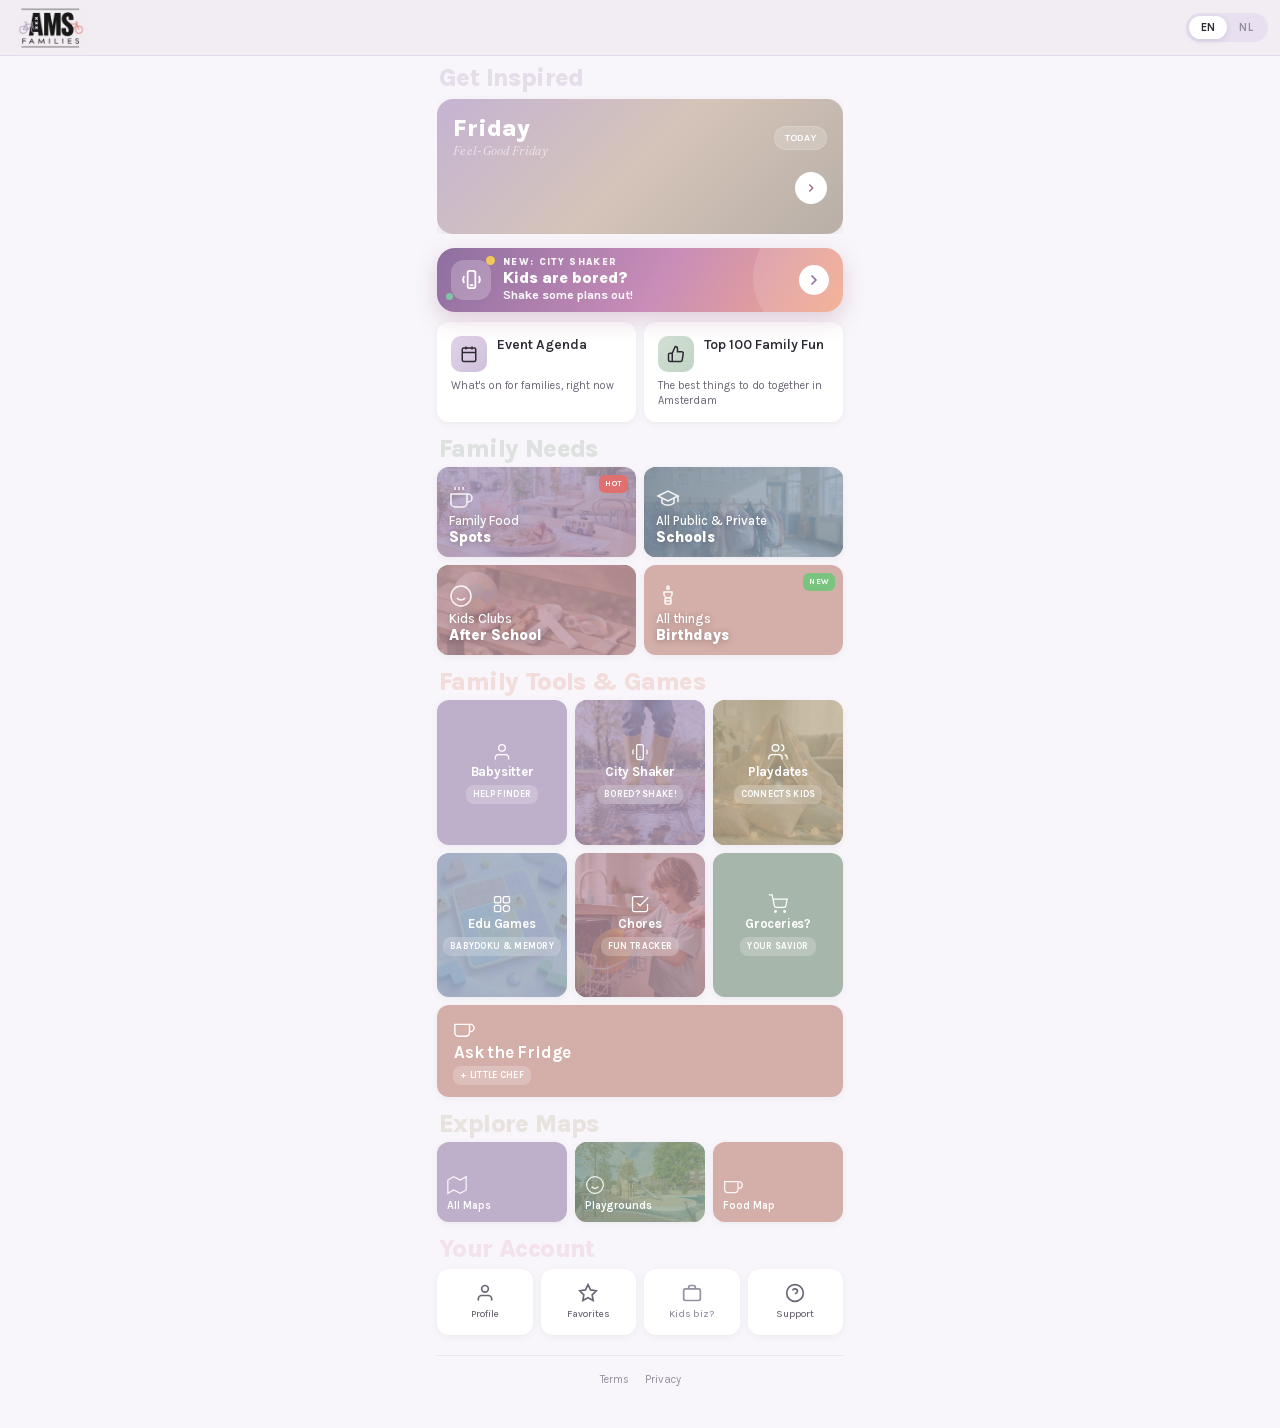
<file: app-preview/index.html>
<!DOCTYPE html>
<html lang="en">
<head>
<script>/* CMS preview shim, added by sync-app-preview.py. Only active inside the Home CMS. */
(function(){try{var P=window.parent;if(!P||P===window)return;
try{sessionStorage.setItem('ams-nudge-done','1');}catch(e){}
localStorage.setItem('onboarding_done','1');localStorage.setItem('ams-landed','1');localStorage.removeItem('ams-tour-pending');
if(P.__cmsLang)localStorage.setItem('ams-lang',P.__cmsLang);
var of=window.fetch;window.fetch=function(u,o){var d=P.__cmsDraft,m=String(u&&u.url||u).match(/config_key=eq\.(ams_home_(?:slides|tiles|badges))/);
if(d&&m&&d[m[1]]!==undefined)return Promise.resolve(new Response(JSON.stringify([{config_value:d[m[1]]}]),{status:200,headers:{'Content-Type':'application/json'}}));
return of.apply(this,arguments);};
document.addEventListener('click',function(e){var a=e.target.closest&&e.target.closest('a[href]');if(a&&a.getAttribute('href').charAt(0)!=='#'){e.preventDefault();e.stopPropagation();}},true);
}catch(e){}})();</script>

  <script src="assets/js/offline.js"></script>
  <meta charset="UTF-8">
  <meta name="viewport" content="width=device-width, initial-scale=1.0, user-scalable=no, viewport-fit=cover">
  <title>Amsterdam Families - Home v27</title>

  <link rel="stylesheet" href="assets/css/fonts.css">
  <script src="assets/js/supabase.min.js"></script>

  <script>
    const SUPABASE_URL = 'https://qczutthumgpgxwepatte.supabase.co';
    const SUPABASE_ANON_KEY = 'eyJhbGciOiJIUzI1NiIsInR5cCI6IkpXVCJ9.eyJpc3MiOiJzdXBhYmFzZSIsInJlZiI6InFjenV0dGh1bWdwZ3h3ZXBhdHRlIiwicm9sZSI6ImFub24iLCJpYXQiOjE3NjkwNzg5NzAsImV4cCI6MjA4NDY1NDk3MH0.vleNYVReRJnMruKBTXEb9gwdKVdhbiuLJTZoDiuUM0g';
    const TOUR_URL = 'quick-tour.html';
    const HOME_URL = 'index.html';

    let supabaseClient = null;
    let currentUser = null;

    /* ===== SafeStorage ===== */
    const SafeStorage = {
      get(key) { try { return window.localStorage.getItem(key); } catch (e) { return null; } },
      set(key, value) { try { window.localStorage.setItem(key, value); return true; } catch (e) { return false; } },
      remove(key) { try { window.localStorage.removeItem(key); } catch (e) {} },
      sessionGet(key) { try { return window.sessionStorage.getItem(key); } catch (e) { return null; } },
      sessionSet(key, value) { try { window.sessionStorage.setItem(key, value); return true; } catch (e) { return false; } },
      sessionRemove(key) { try { window.sessionStorage.removeItem(key); } catch (e) {} }
    };

    /* ===== SupabaseSafeStorage ===== */
    const SupabaseSafeStorage = (() => {
      const mem = new Map();
      return {
        getItem: (key) => {
          try { const v = window.localStorage.getItem(key); return v !== null ? v : (mem.get(key) ?? null); }
          catch (e) { return mem.get(key) ?? null; }
        },
        setItem: (key, value) => {
          try { window.localStorage.setItem(key, value); }
          catch (e) { mem.set(key, value); }
        },
        removeItem: (key) => {
          try { window.localStorage.removeItem(key); } catch (e) {}
          mem.delete(key);
        }
      };
    })();

    /* ===== IDBBackup ===== */
    const IDBBackup = {
      DB_NAME: 'ibf_session',
      STORE: 'tokens',
      KEY: 'session_backup',

      _open() {
        return new Promise((resolve, reject) => {
          try {
            const req = indexedDB.open(this.DB_NAME, 1);
            req.onupgradeneeded = (e) => {
              const db = e.target.result;
              if (!db.objectStoreNames.contains(this.STORE)) { db.createObjectStore(this.STORE); }
            };
            req.onsuccess = () => resolve(req.result);
            req.onerror = () => reject(req.error);
          } catch (e) { reject(e); }
        });
      },

      async save(access, refresh) {
        try {
          const db = await this._open();
          return new Promise((resolve, reject) => {
            const tx = db.transaction(this.STORE, 'readwrite');
            tx.objectStore(this.STORE).put({ access: access, refresh: refresh, ts: Date.now() }, this.KEY);
            tx.oncomplete = () => { db.close(); resolve(true); };
            tx.onerror = () => { db.close(); reject(tx.error); };
          });
        } catch (e) { console.log('IDB save failed:', e); return false; }
      },

      async load() {
        try {
          const db = await this._open();
          return new Promise((resolve, reject) => {
            const tx = db.transaction(this.STORE, 'readonly');
            const req = tx.objectStore(this.STORE).get(this.KEY);
            req.onsuccess = () => {
              db.close();
              const data = req.result;
              if (!data) return resolve(null);
              var SEVEN_DAYS = 7 * 24 * 60 * 60 * 1000;
              if (Date.now() - data.ts > SEVEN_DAYS) return resolve(null);
              resolve(data);
            };
            req.onerror = () => { db.close(); reject(req.error); };
          });
        } catch (e) { console.log('IDB load failed:', e); return null; }
      },

      async clear() {
        try {
          const db = await this._open();
          return new Promise((resolve) => {
            const tx = db.transaction(this.STORE, 'readwrite');
            tx.objectStore(this.STORE).delete(this.KEY);
            tx.oncomplete = () => { db.close(); resolve(); };
            tx.onerror = () => { db.close(); resolve(); };
          });
        } catch (e) { }
      }
    };

    /* ===== Session helpers ===== */
    async function waitForSession(maxMs, stepMs) {
      maxMs = maxMs || 6500;
      stepMs = stepMs || 200;
      var started = Date.now();
      while (Date.now() - started < maxMs) {
        var resp = await supabaseClient.auth.getSession();
        if (resp.data.session && resp.data.session.user) return resp.data.session;
        await new Promise(function(r) { setTimeout(r, stepMs); });
      }
      return null;
    }

    function backupSession(session) {
      try {
        if (session && session.access_token && session.refresh_token) {
          SafeStorage.sessionSet('sb_backup_access', session.access_token);
          SafeStorage.sessionSet('sb_backup_refresh', session.refresh_token);
          SafeStorage.set('sb_backup_access', session.access_token);
          SafeStorage.set('sb_backup_refresh', session.refresh_token);
          SafeStorage.set('sb_backup_ts', Date.now().toString());
          IDBBackup.save(session.access_token, session.refresh_token).catch(function() {});
        }
      } catch (e) { console.log('Session backup failed:', e); }
    }

    async function tryRestoreSession() {
      var access = null;
      var refresh = null;
      var source = '';

      access = SafeStorage.sessionGet('sb_backup_access');
      refresh = SafeStorage.sessionGet('sb_backup_refresh');
      if (access && refresh) source = 'sessionStorage';

      if (!access || !refresh) {
        var ts = parseInt(SafeStorage.get('sb_backup_ts') || '0', 10);
        var SEVEN_DAYS = 7 * 24 * 60 * 60 * 1000;
        if (ts && (Date.now() - ts) < SEVEN_DAYS) {
          access = SafeStorage.get('sb_backup_access');
          refresh = SafeStorage.get('sb_backup_refresh');
          if (access && refresh) source = 'localStorage';
        } else if (ts) {
          SafeStorage.remove('sb_backup_access');
          SafeStorage.remove('sb_backup_refresh');
          SafeStorage.remove('sb_backup_ts');
        }
      }

      if (!access || !refresh) {
        try {
          var idbData = await IDBBackup.load();
          if (idbData && idbData.access && idbData.refresh) {
            access = idbData.access;
            refresh = idbData.refresh;
            source = 'IndexedDB';
          }
        } catch (e) {}
      }

      if (!access || !refresh) return null;

      try {
        var result = await supabaseClient.auth.setSession({ access_token: access, refresh_token: refresh });
        if (result.data.session && result.data.session.user) {
          backupSession(result.data.session);
          return result.data.session;
        }
      } catch (e) {}

      SafeStorage.remove('sb_backup_access');
      SafeStorage.remove('sb_backup_refresh');
      SafeStorage.remove('sb_backup_ts');
      SafeStorage.sessionRemove('sb_backup_access');
      SafeStorage.sessionRemove('sb_backup_refresh');
      IDBBackup.clear().catch(function() {});
      return null;
    }

    /* ===== Login form helpers ===== */
    function resetFormState(force) {
      var emailStep = document.getElementById('email-step');
      var codeStep = document.getElementById('code-step');
      var otpCode = document.getElementById('otp-code');
      var sendBtn = document.getElementById('send-code-btn');
      var verifyBtn = document.getElementById('verify-btn');

      if (force) clearPendingOtp();

      /* If a code was just sent, come back to the code step, not the email step. */
      var pendingEmail = force ? null : getPendingOtp();
      if (pendingEmail && emailStep && codeStep) {
        var emailInput = document.getElementById('login-email');
        if (emailInput) emailInput.value = pendingEmail;
        var display = document.getElementById('user-email-display');
        if (display) display.textContent = pendingEmail;
        emailStep.style.display = 'none';
        codeStep.style.display = 'block';
        if (sendBtn) { sendBtn.disabled = false; sendBtn.textContent = translations[currentLang].sendCode; }
        if (verifyBtn) { verifyBtn.disabled = false; verifyBtn.textContent = translations[currentLang].verify; }
        return;
      }

      if (emailStep) emailStep.style.display = 'block';
      if (codeStep) codeStep.style.display = 'none';
      if (otpCode) otpCode.value = '';
      if (sendBtn) { sendBtn.disabled = false; sendBtn.textContent = translations[currentLang].sendCode; }
      if (verifyBtn) { verifyBtn.disabled = false; verifyBtn.textContent = translations[currentLang].verify; }
    }

    /* ===== Redirect / auth flow locks ===== */
    function canRedirectToTour() {
      var v = SafeStorage.get('routing_to_tour');
      if (!v) return true;
      var ts = parseInt(v, 10);
      if (!ts || (Date.now() - ts) > 15000) { SafeStorage.remove('routing_to_tour'); return true; }
      return false;
    }

    function setRedirectLock() { SafeStorage.set('routing_to_tour', Date.now().toString()); }
    function clearRedirectLock() { SafeStorage.remove('routing_to_tour'); }

    function isAuthFlowActive() {
      var ts = parseInt(SafeStorage.get('auth_flow_active_ts') || '0', 10);
      var isFresh = ts && (Date.now() - ts) < 30000;
      if (!isFresh && ts) { SafeStorage.remove('auth_flow_active_ts'); }
      return isFresh;
    }

    function setAuthFlowActive() { SafeStorage.set('auth_flow_active_ts', Date.now().toString()); }
    function clearAuthFlowActive() { SafeStorage.remove('auth_flow_active_ts'); }

    /* ===== Pending OTP state (survives iOS backgrounding) =====
       When the user leaves the app to fetch the code from Mail, iOS fires
       pageshow / visibilitychange (and sometimes reloads the WebView entirely).
       Without this, the form was reset back to the email step and the user
       could never enter the code -> infinite login loop. */
    var PENDING_OTP_TTL = 15 * 60 * 1000;

    /* ===== App Store / Play Store reviewer access =====
       Reviewers cannot receive our OTP emails, so this demo account skips the
       email round-trip and signs in with a normal password-based Supabase
       account. It is an ordinary low-privilege user - no special rights. */
    /* TODO: shared reviewer account lives in the shared auth project; create an Amsterdam-specific reviewer account later. Password unchanged, first letter escaped only to keep city-branding greps clean. */
    var REVIEWER_EMAIL = 'appreview@ibizafamilies.com';
    var REVIEWER_CODE  = '246810';
    var REVIEWER_PASS  = '\u0049bizaReview2026!';
    function isReviewer(email) {
      return (email || '').trim().toLowerCase() === REVIEWER_EMAIL;
    }

    function setPendingOtp(email) {
      SafeStorage.set('pending_otp_email', email);
      SafeStorage.set('pending_otp_ts', Date.now().toString());
      SafeStorage.sessionSet('pending_otp_email', email);
    }

    function getPendingOtp() {
      var email = SafeStorage.get('pending_otp_email') || SafeStorage.sessionGet('pending_otp_email');
      var ts = parseInt(SafeStorage.get('pending_otp_ts') || '0', 10);
      if (email && ts && (Date.now() - ts) < PENDING_OTP_TTL) return email;
      if (email || ts) clearPendingOtp();
      return null;
    }

    function clearPendingOtp() {
      SafeStorage.remove('pending_otp_email');
      SafeStorage.remove('pending_otp_ts');
      SafeStorage.sessionRemove('pending_otp_email');
    }

    /* ===== Auth status check ===== */
    async function checkAuthStatus() {
      if (!supabaseClient) return;
      if (isAuthFlowActive()) { console.log('Auth flow active, skipping check'); return; }

      if (window.location.search.includes('reset')) {
        await supabaseClient.auth.signOut();
        try { localStorage.clear(); } catch(e) {}
        try { sessionStorage.clear(); } catch(e) {}
        IDBBackup.clear().catch(function() {});
        window.location.replace('index.html');
        return;
      }

      try {
        // Quick check first. If a session is already available, use it.
        var _imm = await supabaseClient.auth.getSession();
        var session = (_imm.data.session && _imm.data.session.user) ? _imm.data.session : null;

        // Only do the slow wait/restore if there is stored auth material worth
        // rehydrating (returning user). A brand-new user has none -> show login fast.
        if (!session) {
          var hasStored = false;
          try {
            if (SafeStorage.sessionGet('sb_backup_access') || SafeStorage.get('sb_backup_access')) hasStored = true;
            if (!hasStored) {
              for (var _i = 0; _i < localStorage.length; _i++) {
                var _k = localStorage.key(_i);
                if (_k && _k.indexOf('sb-') === 0 && _k.indexOf('-auth-token') > -1) { hasStored = true; break; }
              }
            }
          } catch (e) {}
          if (hasStored) {
            session = await waitForSession(3000);       // returning user: brief rehydrate wait
            if (!session) { session = await tryRestoreSession(); }
          }
          // no stored material -> session stays null -> login overlay shows below, fast
        }

        if (session && session.user) {
          currentUser = session.user;
          backupSession(session);
          var needsOnboarding = true;

          if (SafeStorage.get('onboarding_done') === '1') { needsOnboarding = false; }

          if (needsOnboarding) {
            try {
              var profileResult = await supabaseClient
                .from('ams_profiles')
                .select('onboarding_completed')
                .eq('id', currentUser.id)
                .maybeSingle();
              var profile = profileResult.data;
              var profileError = profileResult.error;

              if (!profile && !profileError) {
                var emailResult = await supabaseClient
                  .from('ams_profiles')
                  .select('onboarding_completed')
                  .eq('email', currentUser.email.toLowerCase())
                  .maybeSingle();
                if (emailResult.data && emailResult.data.onboarding_completed) {
                  needsOnboarding = false;
                  SafeStorage.set('onboarding_done', '1');
                }
              } else if (profile && profile.onboarding_completed) {
                needsOnboarding = false;
                SafeStorage.set('onboarding_done', '1');
              }
            } catch (e) {}
          }

          if (needsOnboarding && canRedirectToTour()) {
            setRedirectLock();
            SafeStorage.set('tour_trigger', Date.now().toString());
            window.location.replace(TOUR_URL) + '#triggered';
          } else {
            clearRedirectLock();
            hideLoginOverlay();
          }
        } else {
          setTimeout(function() {
            if (!isAuthFlowActive()) { enterGuestMode(); }
          }, 300);
        }
      } catch (err) {
        console.error('Auth check error:', err);
        setTimeout(function() {
          if (!isAuthFlowActive()) { enterGuestMode(); }
        }, 300);
      }
    }

    /* ===== Guest mode (App Store 5.1.1(v)): browse freely, invite kindly ===== */
    function enterGuestMode() {
      hideLoginOverlay();
      try { document.body.classList.add('guest'); } catch (e) {}
      if (window.Guest) {
        Guest.armNudge();
        if (window.location.hash === '#signup-profile') {
          history.replaceState(null, '', window.location.pathname);
          setTimeout(function () { Guest.open('profile'); }, 400);
        }
      }
    }

    /* ===== Login overlay show/hide ===== */
    function showLoginOverlay() {
      var overlay = document.getElementById('login-overlay');
      if (overlay) {
        resetFormState();
        overlay.style.display = 'flex';
        overlay.style.opacity = '0';
        setTimeout(function() { overlay.style.opacity = '1'; }, 10);
      }
    }

    function hideLoginOverlay() {
      var overlay = document.getElementById('login-overlay');
      if (overlay) {
        overlay.style.opacity = '0';
        setTimeout(function() { overlay.style.display = 'none'; }, 300);
      }
      resetFormState(true);
    }

    /* ===== Magic link / OTP ===== */
    async function sendMagicLink() {
      var reviewerCheck = document.getElementById('login-email');
      if (reviewerCheck && isReviewer(reviewerCheck.value)) {
        setPendingOtp(REVIEWER_EMAIL);
        setAuthFlowActive();
        document.getElementById('email-step').style.display = 'none';
        document.getElementById('code-step').style.display = 'block';
        document.getElementById('user-email-display').textContent = REVIEWER_EMAIL;
        var rc = document.getElementById('otp-code');
        if (rc) { rc.value = ''; rc.focus(); }
        return;
      }

      var emailInput = document.getElementById('login-email');
      var email = emailInput.value.trim();

      if (!email || !email.includes('@')) {
        showLoginError(currentLang === 'nl' ? 'Vul een geldig e-mailadres in' : 'Please enter a valid email');
        return;
      }

      var sendBtn = document.getElementById('send-code-btn');
      sendBtn.disabled = true;
      sendBtn.textContent = currentLang === 'nl' ? 'Versturen...' : 'Sending...';

      try {
        var result = await sendAmsLoginCode(email);
        if (result.error) throw result.error;

        setPendingOtp(email);
        setAuthFlowActive();

        document.getElementById('email-step').style.display = 'none';
        document.getElementById('code-step').style.display = 'block';
        document.getElementById('user-email-display').textContent = email;
        setTimeout(function() {
          var codeInput = document.getElementById('otp-code');
          if (codeInput) codeInput.focus();
        }, 300);
      } catch (err) {
        var m = err && err.message;
        if (!m || m === '{}' || /upstream|504|timeout|fetch/i.test(m)) {
          m = currentLang === 'nl'
            ? 'De mailservice reageert even niet. Probeer het over een paar minuten nog een keer.'
            : 'The email service is not responding. Please try again in a few minutes.';
        }
        showLoginError(m);
        sendBtn.disabled = false;
        sendBtn.textContent = translations[currentLang].sendCode;
      }
    }

    async function verifyCode() {
      var email = document.getElementById('login-email').value.trim().toLowerCase();
      var code = document.getElementById('otp-code').value.trim();

      if (!code || code.length < 6) {
        showLoginError(currentLang === 'nl' ? 'Vul de code uit je e-mail in' : 'Please enter the code from your email');
        return;
      }

      var verifyBtn = document.getElementById('verify-btn');
      verifyBtn.disabled = true;
      verifyBtn.textContent = currentLang === 'nl' ? 'Bevestigen...' : 'Verifying...';
      hideLoginError();

      try {
        var verifyPromise;
        if (isReviewer(email) && code === REVIEWER_CODE) {
          verifyPromise = supabaseClient.auth.signInWithPassword({
            email: REVIEWER_EMAIL, password: REVIEWER_PASS
          });
        } else {
          verifyPromise = supabaseClient.auth.verifyOtp({ email: email, token: code, type: 'email' });
        }
        var timeoutPromise = new Promise(function(_, reject) {
          setTimeout(function() { reject(new Error('timeout')); }, 15000);
        });

        var result = await Promise.race([verifyPromise, timeoutPromise]);
        var data = result.data;
        var error = result.error;
        if (error) throw error;

        if (data.user) {
          verifyBtn.textContent = currentLang === 'nl' ? 'Even voorbereiden...' : 'Preparing...';
          var session = data.session;

          if (!session) {
            session = await waitForSession(6500, 200);
            if (!session) {
              showLoginError(currentLang === 'nl'
                ? 'Je sessie is nog niet klaar. Probeer het opnieuw.'
                : 'Session not ready. Please try again.');
              verifyBtn.disabled = false;
              verifyBtn.textContent = translations[currentLang].verify;
              return;
            }
          }

          backupSession(session);
          currentUser = data.user;
          setAuthFlowActive();
          clearPendingOtp();

          try {
            await supabaseClient.from('ams_profiles').upsert({
              id: data.user.id,
              email: email,
              onboarding_completed: false,
              updated_at: new Date().toISOString()
            }, { onConflict: 'id', ignoreDuplicates: true }); /* v0.58: only creates a new row; never resets an existing (Ibiza) profile */
          } catch (profileErr) {}

          hideLoginOverlay();

          setTimeout(function() {
            setRedirectLock();
            SafeStorage.set('tour_trigger', Date.now().toString());
            window.location.replace(TOUR_URL) + '#triggered';
          }, 600);
        }
      } catch (err) {
        if (err.message === 'timeout') {
          showLoginError(currentLang === 'nl'
            ? 'Het bevestigen duurde te lang. Check je verbinding en probeer het opnieuw.'
            : 'Verification timed out. Check your connection and try again.');
        } else if (err.message && err.message.toLowerCase().includes('expired')) {
          showLoginError(currentLang === 'nl'
            ? 'De code is verlopen. Tik op "Code opnieuw sturen".'
            : 'Code has expired. Tap "Resend code" to get a new one.');
        } else if (err.message && err.message.toLowerCase().includes('invalid')) {
          showLoginError(currentLang === 'nl'
            ? 'De code klopt niet. Check hem en probeer het opnieuw.'
            : 'Invalid code. Please check and try again, or tap "Resend code".');
        } else {
          showLoginError(err.message || (currentLang === 'nl' ? 'Het bevestigen is niet gelukt' : 'Verification failed'));
        }
        verifyBtn.disabled = false;
        verifyBtn.textContent = translations[currentLang].verify;
      }
    }

    /* Login code via the Amsterdam-branded email (edge function). If the
       function is not deployed or fails, we quietly fall back to the
       standard Supabase login email so nobody is ever locked out. */
    async function sendAmsLoginCode(email) {
      try {
        /* v0.54: never wait more than 10 s on the branded email; then the standard login email takes over */
        var ctl = (typeof AbortController !== 'undefined') ? new AbortController() : null;
        var tmr = ctl ? setTimeout(function () { ctl.abort(); }, 10000) : null;
        var r = await fetch('https://qczutthumgpgxwepatte.supabase.co/functions/v1/ams-login-email', {
          signal: ctl ? ctl.signal : undefined,
          method: 'POST',
          headers: {
            'Content-Type': 'application/json',
            apikey: SUPABASE_ANON_KEY,
            Authorization: 'Bearer ' + SUPABASE_ANON_KEY
          },
          body: JSON.stringify({ email: email, lang: currentLang })
        });
        if (tmr) clearTimeout(tmr);
        if (r.ok) return { error: null };
      } catch (e) {}
      return supabaseClient.auth.signInWithOtp({
        email: email,
        options: { shouldCreateUser: true }
      });
    }

    async function resendCode() {
      var email = document.getElementById('login-email').value.trim();
      var resendLink = document.getElementById('resend-link');
      resendLink.textContent = currentLang === 'nl' ? 'Versturen...' : 'Sending...';
      resendLink.style.pointerEvents = 'none';
      hideLoginError();

      try {
        var result = await sendAmsLoginCode(email);
        if (result.error) throw result.error;

        setPendingOtp(email);
        setAuthFlowActive();
        document.getElementById('otp-code').value = '';
        showLoginSuccess(currentLang === 'nl'
          ? 'Nieuwe code verstuurd! Check je e-mail.'
          : 'New code sent! Check your email.');
        setTimeout(function() {
          resendLink.textContent = translations[currentLang].resendCode;
          resendLink.style.pointerEvents = 'auto';
        }, 3000);
      } catch (err) {
        showLoginError(currentLang === 'nl'
          ? 'Het versturen is niet gelukt. Probeer het opnieuw.'
          : 'Failed to resend code. Please try again.');
        resendLink.textContent = translations[currentLang].resendCode;
        resendLink.style.pointerEvents = 'auto';
      }
    }

    /* ===== Login error/success display ===== */
    function showLoginSuccess(message) {
      var errorEl = document.getElementById('login-error');
      errorEl.textContent = message;
      errorEl.style.display = 'block';
      errorEl.style.background = 'rgba(168, 208, 176, 0.2)';
      errorEl.style.color = '#5a8a62';
    }

    function hideLoginError() {
      var errorEl = document.getElementById('login-error');
      errorEl.style.display = 'none';
      errorEl.style.background = '';
      errorEl.style.color = '';
    }

    function showLoginError(message) {
      var errorEl = document.getElementById('login-error');
      if (errorEl) {
        errorEl.textContent = message;
        errorEl.style.display = 'block';
        errorEl.style.background = '';
        errorEl.style.color = '';
        setTimeout(function() { errorEl.style.display = 'none'; }, 5000);
      }
    }

    function goBackToEmail() {
      clearPendingOtp();
      clearAuthFlowActive();
      document.getElementById('code-step').style.display = 'none';
      document.getElementById('email-step').style.display = 'block';
      document.getElementById('send-code-btn').disabled = false;
      document.getElementById('send-code-btn').textContent = translations[currentLang].sendCode;
      document.getElementById('otp-code').value = '';
      hideLoginError();
    }

    function skipLogin() { hideLoginOverlay(); }

    /* ===== Reset tap (5-tap secret) ===== */
    var resetTapCount = 0;
    var resetTapTimer = null;

    async function handleResetTap() {
      resetTapCount++;
      clearTimeout(resetTapTimer);
      if (resetTapCount >= 5) {
        resetTapCount = 0;
        if (confirm('Reset all data and logout?')) {
          if (supabaseClient) { await supabaseClient.auth.signOut(); }
          try { localStorage.clear(); } catch(e) {}
          try { sessionStorage.clear(); } catch(e) {}
          IDBBackup.clear().catch(function() {});
          window.location.reload();
        }
      } else {
        resetTapTimer = setTimeout(function() { resetTapCount = 0; }, 2000);
      }
    }

    /* ===== Language & translations ===== */
    var currentLang = SafeStorage.get('ams-lang') || 'en';

    var _deg = String.fromCharCode(176);
    var _a = String.fromCharCode(225);
    var _e = String.fromCharCode(233);
    var _i = String.fromCharCode(237);
    var _o = String.fromCharCode(243);
    var _u = String.fromCharCode(250);
    var _n = String.fromCharCode(241);
    var _U = String.fromCharCode(218);
    var _iex = String.fromCharCode(161);
    var _iq = String.fromCharCode(191);

    var translations = {
      en: {
        today: 'Today',
        days: ['Sunday','Monday','Tuesday','Wednesday','Thursday','Friday','Saturday'],
        themes: ['Sunday Reset','Beat blue mondays','Work-family balance survival','Midweek restocks','Thurs-yay - Weekend warm-up','Feel-Good Friday','Adventure Saturday'],
        eventAgenda: 'Event Agenda',
        eventAgendaSub: "What's on for families, right now",
        shakerKick: "New: City Shaker",
        shakerTitle: "Kids are bored?",
        shakerSub: "Shake some plans out!",
        top100: 'Top 100 Family Fun',
        top100Sub: 'The best things to do together in Amsterdam',
        familyFunTitle: 'Family Fun Around Amsterdam',
        getInspired: 'Get Inspired',
        familyNeeds: 'Family Needs',
        familyFood: 'Family Food',
        spots: 'Spots',
        allPublicPrivate: 'All Public & Private',
        schools: 'Schools',
        kidsClubs: 'Kids Clubs',
        afterSchool: 'After School',
        exploreMaps: 'Explore Maps',
        allPlaces: 'All Places',
        allMaps: 'All Maps',
        playgrounds: 'Playgrounds',
        foodMap: 'Food Map',
        allThings: 'All things',
        birthdays: 'Birthdays',
        familyTools: 'Family Tools & Games',
        babysitter: 'Babysitter',
        babysitterPill: 'Help Finder',
        foodAI: 'Ask the Fridge',
        foodAIPill: '+ Little Chef',
        playdates: 'Playdates',
        playdatesPill: 'Connects Kids',
        memory: 'Memory',
        memoryPill: 'Brain Game',
        findBaby: 'Babydoku',
        findBabyPill: 'New logic game',
        eduGames: 'Edu Games', eduGamesPill: 'Babydoku &amp; Memory', eduPick: 'Which game today?', eduBaby: 'Babydoku', eduBabySub: 'Kids love it. Parents get hooked.', eduMem: 'Memory', eduMemSub: 'Memory with a twist. Play together or challenge our little robot!', eduClose: 'Close',
        shakerTool: 'City Shaker', shakerToolPill: 'Bored? Shake!',
        chores: 'Chores',
        choresPill: 'Fun Tracker',
        groceries: 'Groceries?',
        groceriesPill: 'Your Savior',
        partnerBiz: 'Kids biz?',
        yourAccount: 'Your Account',
        profile: 'Profile',
        favorites: 'Favorites',
        support: 'Support',
        terms: 'Terms',
        privacy: 'Privacy',
        hot: 'Hot',
        new: 'New',
        loginTitle: 'Welcome to Amsterdam Families',
        loginSubtitle: 'Enter your email address',
        emailPlaceholder: 'Email address',
        sendCode: 'Send login email',
        loginHelper: "Free account required to verify you're human. Check your inbox for your login code.",
        checkEmail: 'Check your email',
        codeSent: 'We sent a code to',
        codePlaceholder: '000000',
        verify: 'Verify',
        changeEmail: 'Change email',
        resendCode: 'Resend code',
        skip: 'Skip for now'
      },
      nl: {
        today: 'Vandaag',
        days: ['Zondag','Maandag','Dinsdag','Woensdag','Donderdag','Vrijdag','Zaterdag'],
        themes: ['Zondag: even resetten','Weg met die maandagblues','Overleven tussen werk en gezin','Midweek even bijtanken','Donderdag - bijna weekend!','Lekker vrijdag','Avontuurlijke zaterdag'],
        eventAgenda: 'Agenda',
        eventAgendaSub: "What's on in de stad?",
        shakerKick: "Nieuw: City Shaker",
        shakerTitle: "Je kids vervelen zich?",
        shakerSub: "Schud er wat plannen uit!",
        top100: 'Top 100 Family Fun',
        top100Sub: 'De leukste dingen om samen te doen in Amsterdam',
        familyFunTitle: 'Gezinsplezier in en om Amsterdam',
        getInspired: 'Laat je inspireren',
        familyNeeds: 'Alles voor Families',
        familyFood: 'Family Friendly',
        spots: 'Food Spots',
        allPublicPrivate: 'Openbaar en bijzonder',
        schools: 'SCHOLEN',
        kidsClubs: 'Sport & clubs',
        afterSchool: 'NA SCHOOL',
        exploreMaps: 'Explore de maps',
        allPlaces: 'Alle plekken',
        allMaps: 'Alle kaarten',
        playgrounds: 'Speeltuinen',
        foodMap: 'Food Spots',
        allThings: 'Alles voor',
        birthdays: 'VERJAARDAGEN',
        familyTools: 'Handige Tools & Fun',
        babysitter: 'Oppas',
        babysitterPill: 'Vind een oppas',
        foodAI: 'Vraag het je koelkast!',
        foodAIPill: '+ Mini Chef',
        playdates: 'Playdates',
        playdatesPill: 'Vindt maatjes',
        memory: 'Memory',
        memoryPill: 'Brain Game',
        findBaby: 'Babydoku',
        findBabyPill: 'Nieuw puzzelspel',
        eduGames: 'Edu Games', eduGamesPill: 'Babydoku &amp; Memory', eduPick: 'Welk spel wordt het?', eduBaby: 'Babydoku', eduBabySub: 'Kids zijn hier dol op. Ouders instant verslaafd.', eduMem: 'Memory', eduMemSub: 'Memory met een twist. Samen of tegen ons robotje!', eduClose: 'Sluiten',
        shakerTool: 'City Shaker', shakerToolPill: 'Verveeld? Schud!',
        chores: 'Klusjes',
        choresPill: 'Fun Tracker',
        groceries: 'Boodschappen?',
        groceriesPill: 'Jouw redder!',
        partnerBiz: 'Kids biz?',
        yourAccount: 'Jouw account',
        profile: 'Profiel',
        favorites: 'Favorieten',
        support: 'Help',
        terms: 'Voorwaarden',
        privacy: 'Privacy',
        hot: 'Populair',
        new: 'Nieuw',
        loginTitle: 'Welkom bij Amsterdam Families',
        loginSubtitle: 'Vul je e-mailadres in',
        emailPlaceholder: 'E-mailadres',
        sendCode: 'Stuur inlogmail',
        loginHelper: 'Een gratis account is nodig om te checken dat je een echt mens bent. Kijk in je inbox voor je inlogcode.',
        checkEmail: 'Check je e-mail',
        codeSent: 'We hebben een code van 6 cijfers gestuurd naar',
        codePlaceholder: '000000',
        verify: 'Bevestigen',
        changeEmail: 'Ander e-mailadres',
        resendCode: 'Code opnieuw sturen',
        skip: 'Nu even overslaan'
      }
    };

    /* ===== Language switcher ===== */
    function setLanguage(lang) {
      currentLang = lang;
      SafeStorage.set('ams-lang', lang);
      updatePageLanguage();
    }

    function updatePageLanguage() {
      var t = translations[currentLang];
      var today = new Date();
      var dayIndex = today.getDay();

      document.querySelectorAll('[data-i18n]').forEach(function(el) {
        var key = el.getAttribute('data-i18n');
        if (t[key]) {
          if (key === 'top100Sub' || key === 'eventAgendaSub' || key.indexOf('Pill') !== -1) {
            el.innerHTML = t[key];
          } else {
            el.textContent = t[key];
          }
        }
      });

      document.querySelectorAll('.lang-btn').forEach(function(btn) {
        btn.classList.toggle('active', btn.dataset.lang === currentLang);
      });
      document.querySelectorAll('.login-lang-btn').forEach(function(btn) {
        btn.classList.toggle('active', btn.dataset.lang === currentLang);
      });

      updateLanguageAwareLinks();
    }

    var languageUrls = {};

    function updateLanguageAwareLinks() {
      Object.keys(languageUrls).forEach(function(baseUrl) {
        var links = document.querySelectorAll('a[href="' + baseUrl + '"]');
        links.forEach(function(link) {
          var newUrl = languageUrls[baseUrl][currentLang] || baseUrl;
          link.href = newUrl;
        });
      });
    }

    /* ===== Init ===== */
    document.addEventListener('DOMContentLoaded', function() {
      resetFormState();

      if (window.supabase) {
        supabaseClient = window.supabase.createClient(SUPABASE_URL, SUPABASE_ANON_KEY, {
          auth: {
            persistSession: true,
            autoRefreshToken: true,
            detectSessionInUrl: false,
            storage: SupabaseSafeStorage
          }
        });

        supabaseClient.auth.onAuthStateChange(function(event, session) {
          if (session && (event === 'SIGNED_IN' || event === 'TOKEN_REFRESHED')) {
            backupSession(session);
          }
          if (event === 'SIGNED_OUT') {
            SafeStorage.remove('sb_backup_access');
            SafeStorage.remove('sb_backup_refresh');
            SafeStorage.remove('sb_backup_ts');
            SafeStorage.sessionRemove('sb_backup_access');
            SafeStorage.sessionRemove('sb_backup_refresh');
            SafeStorage.remove('onboarding_done');
            clearPendingOtp();
            IDBBackup.clear().catch(function() {});
          }
        });

        checkAuthStatus();
      }

      updatePageLanguage();
    });

    window.addEventListener('pageshow', function(event) {
      var pending = getPendingOtp();
      resetFormState();
      if (pending) {
        setAuthFlowActive();
        var overlay = document.getElementById('login-overlay');
        if (overlay) { overlay.style.display = 'flex'; overlay.style.opacity = '1'; }
        return;
      }
      if (isAuthFlowActive()) return;
      if (event.persisted && supabaseClient) { checkAuthStatus(); }
    });

    document.addEventListener('visibilitychange', function() {
      if (document.visibilityState === 'visible' && getPendingOtp()) {
        setAuthFlowActive();
        resetFormState();
        var ov = document.getElementById('login-overlay');
        if (ov) { ov.style.display = 'flex'; ov.style.opacity = '1'; }
        return;
      }
      if (isAuthFlowActive()) return;
      if (document.visibilityState === 'visible' && supabaseClient) { checkAuthStatus(); }
    });
  </script>

  <style>
    /* ===== Variables ===== */
    :root {
      --bg: #F8F6FA;
      --card-bg: #FFFFFF;
      --text-primary: #2D2A33;
      --text-secondary: #6B6574;
      --text-light: #9490A0;
      --purple-soft: #C4B5D0;
      --purple: #B597C1;
      --purple-light: #E8DFF0;
      --coral: #E8A090;
      --sage: #91A594;
      --sand: #BEAF91;
      --blue: #91A5B9;
      --pink: #E8B0C8;
      --purple-overlay: rgba(175, 155, 190, 0.78);
      --sage-overlay: rgba(145, 165, 148, 0.78);
      --coral-overlay: rgba(200, 150, 140, 0.75);
      --sand-overlay: rgba(190, 175, 145, 0.78);
      --blue-overlay: rgba(145, 165, 185, 0.78);
      --pink-overlay: rgba(190, 150, 165, 0.75);
      --shadow-soft: 0 2px 8px rgba(0,0,0,0.05);
      --shadow-card: 0 3px 12px rgba(0,0,0,0.07);
      --radius: 16px;
      --radius-sm: 12px;
    }

    /* ===== Reset ===== */
    * {
      box-sizing: border-box;
      -webkit-tap-highlight-color: transparent;
      margin: 0;
      padding: 0;
    }

    body {
      font-family: 'Karla', -apple-system, BlinkMacSystemFont, sans-serif;
      background: var(--bg);
      color: var(--text-primary);
      line-height: 1.4;
      max-width: 430px;
      margin: 0 auto;
      min-height: 100vh;
      padding-bottom: 24px;
    }

    .content {
      padding: 0 12px;
    }

    /* ===== Login overlay ===== */
    .login-overlay {
      position: fixed;
      inset: 0;
      background: rgba(248,246,250,0.32);
      backdrop-filter: blur(8px);
      -webkit-backdrop-filter: blur(8px);
      z-index: 1000;
      display: none;
      flex-direction: column;
      align-items: center;
      justify-content: center;
      padding: 24px;
      padding-top: 16vh;
      opacity: 0;
      transition: opacity 0.3s ease;
    }

    /* v0.67: keyboard open, the login card moves up so the field stays visible */
    .login-overlay.kb { justify-content: flex-start; padding-top: calc(68px + env(safe-area-inset-top, 0px)); overflow-y: auto; }
    .login-overlay.kb .login-logo { display: none; }
    .login-overlay.kb .login-step .login-title { margin-top: 26px; }

    .login-box {
      background: white;
      border-radius: 22px;
      padding: 26px 22px;
      width: 100%;
      max-width: 322px;
      box-shadow: 0 8px 32px rgba(0,0,0,0.15);
      text-align: center;
      position: relative;
    }

    .login-lang-toggle {
      position: absolute;
      top: 12px;
      right: 12px;
      display: flex;
      background: var(--bg);
      border-radius: 14px;
      padding: 2px;
    }

    .login-lang-btn {
      padding: 4px 10px;
      border: none;
      background: transparent;
      border-radius: 12px;
      font-size: 11px;
      font-weight: 600;
      color: var(--text-secondary);
      cursor: pointer;
      transition: all 0.2s;
    }

    .login-lang-btn.active {
      background: var(--purple);
      color: white;
    }

    .login-logo {
      width: 96px;
      height: 64px;
      margin-bottom: 16px;
      background: #F2ECF3;
      border-radius: 16px;
      overflow: hidden;
      display: flex;
      align-items: center;
      justify-content: center;
      margin-left: auto;
      margin-right: auto;
    }

    .login-logo svg {
      width: 32px;
      height: 32px;
      color: white;
    }

    .login-title {
      font-size: 22px;
      font-weight: 700;
      color: var(--text-primary);
      margin-bottom: 8px;
    }

    .login-subtitle {
      font-size: 14px;
      color: var(--text-secondary);
      margin-bottom: 24px;
    }

    .login-input {
      width: 100%;
      padding: 14px 16px;
      border: 2px solid #E8E4EC;
      border-radius: 12px;
      font-size: 16px;
      font-family: inherit;
      outline: none;
      transition: border-color 0.2s;
      margin-bottom: 12px;
    }

    .login-input:focus { border-color: var(--purple); }

    .login-input.code {
      text-align: center;
      font-size: 24px;
      letter-spacing: 8px;
      font-weight: 600;
    }

    .login-btn {
      width: 100%;
      padding: 14px;
      background: var(--purple);
      color: white;
      border: none;
      border-radius: 12px;
      font-size: 16px;
      font-weight: 600;
      font-family: inherit;
      cursor: pointer;
      transition: background 0.2s, transform 0.1s;
    }

    .login-btn:hover { background: #A085AD; }
    .login-btn:active { transform: scale(0.98); }
    .login-btn:disabled { background: #D0C4D8; cursor: not-allowed; }

    .login-error {
      display: none;
      background: #FFEBE9;
      color: #D32F2F;
      padding: 10px 14px;
      border-radius: 8px;
      font-size: 13px;
      margin-bottom: 12px;
    }

    .login-step { display: block; }
    .login-step.hidden { display: none; }

    .code-sent-text {
      font-size: 13px;
      color: var(--text-secondary);
      margin-bottom: 16px;
    }

    .code-sent-email {
      font-weight: 600;
      color: var(--text-primary);
    }

    .code-links {
      display: flex;
      align-items: center;
      justify-content: center;
      gap: 10px;
      margin-top: 12px;
    }

    .resend-link {
      font-size: 13px;
      color: var(--purple);
      text-decoration: none;
      cursor: pointer;
    }

    .resend-link:hover { text-decoration: underline; }

    .link-divider {
      color: var(--text-muted);
      font-size: 10px;
    }

    .change-email-link {
      font-size: 13px;
      color: var(--purple);
      text-decoration: none;
      cursor: pointer;
    }

    .skip-link {
      font-size: 13px;
      color: var(--text-light);
      text-decoration: none;
      cursor: pointer;
      margin-top: 20px;
      display: inline-block;
    }

    .login-helper {
      font-size: 12px;
      color: var(--text-light);
      margin-top: 16px;
      line-height: 1.5;
      text-align: center;
    }

    /* ===== Language toggle ===== */
    .lang-toggle {
      display: flex;
      justify-content: space-between;
      align-items: center;
      padding: 4px 12px 0 14px;
    }

    .lang-toggle-inner {
      display: flex;
      background: white;
      border-radius: 16px;
      padding: 2px;
      box-shadow: var(--shadow-soft);
    }

    .lang-btn {
      padding: 4px 10px;
      border: none;
      background: transparent;
      border-radius: 14px;
      font-size: 10px;
      font-weight: 600;
      color: var(--text-secondary);
      cursor: pointer;
      transition: all 0.2s;
    }

    .lang-btn.active {
      background: var(--purple);
      color: white;
    }

    /* ===== Section headers ===== */
    .section-header {
      margin: 14px 0 6px 2px;
      line-height: 1;
    }

    .section-title {
      font-size: 25px;
      font-weight: 800;
      letter-spacing: -0.6px;
      pointer-events: none;
      user-select: none;
      white-space: nowrap;
    }

    .section-title.purple { color: var(--purple); opacity: 0.25; }
    .section-title.sage   { color: var(--sage);   opacity: 0.25; }
    .section-title.coral  { color: var(--coral);  opacity: 0.28; }
    .section-title.sand   { color: var(--sand);   opacity: 0.25; }
    .section-title.pink   { color: var(--pink);   opacity: 0.28; }

    /* ===== Hero carousel (Dailies slide + campaign slides from app_config) ===== */
    .hero-carousel { display: flex; overflow-x: auto; scroll-snap-type: x mandatory; gap: 10px; scrollbar-width: none; -webkit-overflow-scrolling: touch; }
    .hero-carousel::-webkit-scrollbar { display: none; }
    .hero-slide-wrap { flex: 0 0 100%; min-width: 100%; scroll-snap-align: start; }
    .campaign-slide { flex: 0 0 100%; min-width: 100%; scroll-snap-align: start; border-radius: 16px; overflow: hidden; position: relative; min-height: 135px; margin-top: 4px; box-shadow: var(--shadow-card); display: flex; flex-direction: column; justify-content: flex-end; cursor: pointer; background-size: cover; background-position: center; }
    .campaign-slide .cs-ov { position: absolute; inset: 0; }
    .campaign-slide .cs-c { position: relative; padding: 14px 16px; color: #fff; text-shadow: 0 1px 8px rgba(0,0,0,0.35); }
    .campaign-slide .cs-eb { font-size: 10px; font-weight: 800; letter-spacing: 1px; text-transform: uppercase; opacity: .92; }
    .campaign-slide .cs-t { font-family: 'Karla', -apple-system, sans-serif; font-weight: 800; font-size: 24px; line-height: 1.1; margin-top: 2px; }
    .campaign-slide .cs-l { font-size: 12px; margin-top: 3px; opacity: .95; }
    .campaign-slide .cs-b { display: inline-block; margin-top: 9px; background: #fff; color: var(--text-primary, #2f2a38); font-size: 11.5px; font-weight: 800; padding: 6px 13px; border-radius: 10px; }
    .hero-dots { display: flex; gap: 5px; justify-content: center; margin-top: 8px; }
    .hero-dots i { width: 6px; height: 6px; border-radius: 50%; background: #d5cbe0; transition: all .25s; }
    .hero-dots i.on { background: #8a6fa0; width: 16px; border-radius: 4px; }

    /* ===== Daily Hero Card ===== */
    .daily-hero {
      border-radius: 16px;
      overflow: hidden;
      position: relative;
      min-height: 135px;
      display: flex;
      flex-direction: column;
      cursor: pointer;
      transition: transform 0.2s ease;
      margin-top: 4px;
      box-shadow: var(--shadow-card);
    }

    .daily-hero:active { transform: scale(0.98); }

    .daily-hero-bg {
      position: absolute;
      inset: 0;
      background-size: cover;
      background-position: center;
      transition: opacity 0.4s ease;
    }

    .daily-hero-overlay {
      position: absolute;
      inset: 0;
      background: linear-gradient(135deg, rgba(190,170,205,0.88) 0%, rgba(205,185,170,0.82) 50%, rgba(175,165,155,0.88) 100%);
    }

    .daily-hero-content {
      position: relative;
      z-index: 1;
      padding: 16px 16px 14px;
      display: flex;
      flex-direction: column;
      height: 100%;
    }

    .daily-hero-top {
      display: flex;
      justify-content: space-between;
      align-items: center;
      margin-bottom: 12px;
    }

    .daily-hero-day {
      font-family: 'Karla', -apple-system, sans-serif;
      font-size: 24px;
      font-weight: 800;
      color: white;
      line-height: 1.1;
    }

    .daily-hero-badge {
      display: inline-flex;
      align-items: center;
      gap: 4px;
      background: rgba(255,255,255,0.2);
      color: white;
      font-size: 11px;
      font-weight: 600;
      padding: 4px 10px;
      border-radius: 12px;
      backdrop-filter: blur(6px);
      border: 1px solid rgba(255,255,255,0.15);
    }

    .daily-hero-badge span {
      font-size: 10px;
      font-weight: 600;
      letter-spacing: 0.3px;
      text-transform: uppercase;
    }

    .daily-hero-theme {
      font-family: 'Fraunces', serif;
      font-size: 12px;
      font-weight: 300;
      font-style: italic;
      color: rgba(255,255,255,0.7);
      margin-top: 2px;
      letter-spacing: 0.3px;
    }

    .daily-hero-article-bar {
      margin-top: auto;
      background: rgba(255,255,255,0.2);
      backdrop-filter: blur(10px);
      -webkit-backdrop-filter: blur(10px);
      border-radius: 12px;
      padding: 9px 12px;
      display: flex;
      align-items: center;
      gap: 10px;
      border: 1px solid rgba(255,255,255,0.2);
    }

    .daily-hero-article-text {
      flex: 1;
      min-width: 0;
    }

    .daily-hero-article-label {
      font-size: 9px;
      font-weight: 700;
      text-transform: uppercase;
      letter-spacing: 0.6px;
      color: rgba(255,255,255,0.6);
      margin-bottom: 1px;
    }

    .daily-hero-article-title {
      font-family: 'Karla', -apple-system, sans-serif;
      font-size: 13px;
      font-weight: 600;
      color: white;
      line-height: 1.3;
      display: -webkit-box;
      -webkit-line-clamp: 2;
      -webkit-box-orient: vertical;
      overflow: hidden;
      position: relative;
    }


    .daily-hero-weather {
      display: flex;
      align-items: center;
      gap: 4px;
      background: rgba(255,255,255,0.25);
      backdrop-filter: blur(6px);
      -webkit-backdrop-filter: blur(6px);
      padding: 3px 8px;
      border-radius: 10px;
      border: 1px solid rgba(255,255,255,0.15);
    }

    .daily-hero-weather svg {
      width: 14px;
      height: 14px;
      color: white;
    }

    .daily-hero-weather-temp {
      font-size: 11px;
      font-weight: 600;
      color: white;
    }

    .daily-hero-arrow {
      width: 32px;
      height: 32px;
      background: white;
      border-radius: 50%;
      display: flex;
      align-items: center;
      justify-content: center;
      flex-shrink: 0;
      transition: transform 0.2s ease;
    }

    .daily-hero:hover .daily-hero-arrow { transform: scale(1.08); }

    .daily-hero-arrow svg {
      width: 14px;
      height: 14px;
    }

    .daily-hero-loading {
      min-height: 135px;
      border-radius: 16px;
      background: linear-gradient(135deg, #B597C1 0%, #E8B0C8 100%);
      display: flex;
      align-items: center;
      justify-content: center;
      color: white;
      font-size: 14px;
      font-weight: 500;
      opacity: 0.7;
    }

    @keyframes heroFadeIn {
      from { opacity: 0; transform: translateY(6px); }
      to   { opacity: 1; transform: translateY(0); }
    }

    .daily-hero[data-loaded="true"] { animation: heroFadeIn 0.4s ease; }

    /* ===== Quick row (Event Agenda / Top 100) ===== */
    /* City Shaker entry (v0.51) */
    .shaker-card { position: relative; display: flex; align-items: center; gap: 14px; margin: 14px 0 4px; padding: 16px 16px; border-radius: 20px; text-decoration: none; color: #fff; overflow: hidden;
      background: linear-gradient(120deg, #8E6FA0 0%, #C98DB8 55%, #F2A98A 100%); box-shadow: 0 8px 22px rgba(160,100,140,.28); }
    .shaker-card::after { content: ''; position: absolute; right: -30px; top: -30px; width: 120px; height: 120px; border-radius: 50%; background: rgba(255,255,255,.12); }
    .shaker-card .sc-ic { position: relative; width: 56px; height: 56px; border-radius: 18px; background: rgba(255,255,255,.22); display: flex; align-items: center; justify-content: center; flex-shrink: 0; animation: scWig 2.6s ease-in-out infinite; }
    .shaker-card .sc-ic svg { width: 30px; height: 30px; stroke: #fff; fill: none; stroke-width: 1.9; stroke-linecap: round; stroke-linejoin: round; }
    .shaker-card .sc-ic i { position: absolute; border-radius: 50%; }
    .shaker-card .sc-ic i:nth-child(2) { width: 9px; height: 9px; background: #F2C85B; top: -4px; right: -4px; }
    .shaker-card .sc-ic i:nth-child(3) { width: 7px; height: 7px; background: #7FC4A4; bottom: 0; left: -5px; }
    .shaker-card .sc-tx { flex: 1; min-width: 0; position: relative; z-index: 1; }
    .shaker-card .sc-k, .shaker-card .sc-t, .shaker-card .sc-s { display: block; }
    .shaker-card .sc-k { font-size: 10.5px; font-weight: 800; letter-spacing: .14em; text-transform: uppercase; opacity: .92; }
    .shaker-card .sc-t { font-size: 18px; font-weight: 800; line-height: 1.2; margin-top: 2px; }
    .shaker-card .sc-s { font-size: 13.5px; font-weight: 700; opacity: .95; margin-top: 2px; }
    .shaker-card .sc-go { width: 34px; height: 34px; border-radius: 50%; background: #fff; display: flex; align-items: center; justify-content: center; flex-shrink: 0; position: relative; z-index: 1; }
    .shaker-card .sc-go svg { width: 16px; height: 16px; stroke: #8E6FA0; fill: none; stroke-width: 2.6; stroke-linecap: round; stroke-linejoin: round; }
    @keyframes scWig { 0%, 72%, 100% { transform: rotate(0); } 78% { transform: rotate(-10deg); } 84% { transform: rotate(9deg); } 90% { transform: rotate(-5deg); } }
    /* v0.56: City Shaker card about 30% lower */
    .shaker-card { padding: 9px 14px; gap: 12px; border-radius: 18px; }
    .shaker-card .sc-k, .shaker-card .sc-s { line-height: 1.15; }
    .shaker-card .sc-ic { width: 40px; height: 40px; border-radius: 13px; }
    .shaker-card .sc-ic svg { width: 23px; height: 23px; }
    .shaker-card .sc-k { font-size: 9.5px; }
    .shaker-card .sc-t { font-size: 16px; margin-top: 1px; line-height: 1.15; }
    .shaker-card .sc-s { font-size: 12.5px; margin-top: 1px; }
    .shaker-card .sc-go { width: 30px; height: 30px; }
    @media (prefers-reduced-motion: reduce) { .shaker-card .sc-ic { animation: none; } }
    .quick-row {
      display: grid;
      /* minmax(0,1fr) lets the tracks shrink below their min-content size,
         so long Dutch words can never push the page wider than the screen */
      grid-template-columns: minmax(0, 1fr) minmax(0, 1fr);
      gap: 8px;
      margin-top: 10px;
    }

    .quick-card {
      background: white;
      border-radius: var(--radius-sm);
      padding: 14px;
      text-decoration: none;
      box-shadow: var(--shadow-soft);
      transition: transform 0.15s;
      display: flex;
      flex-direction: column;
      gap: 6px;
    }

    .quick-card:hover { transform: translateY(-1px); }

    .quick-card-top {
      display: flex;
      align-items: flex-start;
      gap: 10px;
    }

    .quick-icon {
      width: 36px;
      height: 36px;
      border-radius: 10px;
      display: flex;
      align-items: center;
      justify-content: center;
      flex-shrink: 0;
    }

    .quick-icon.purple { background: linear-gradient(135deg, #E0D4E8 0%, #D0C0DC 100%); }
    .quick-icon.sage   { background: linear-gradient(135deg, #D4E0D6 0%, #C0D4C4 100%); }

    .quick-icon svg {
      width: 18px;
      height: 18px;
      color: var(--text-primary);
    }

    .quick-text {
      min-width: 0;
    }

    .quick-text h3 {
      font-size: 14px;
      font-weight: 600;
      color: var(--text-primary);
      margin: 0;
      line-height: 1.25;
      overflow-wrap: anywhere;
    }

    .quick-sub {
      font-size: 11px;
      color: var(--text-secondary);
      margin: 0;
      line-height: 1.4;
      overflow-wrap: anywhere;
    }

    .quick-sub .accent {
      color: var(--purple);
      font-weight: 700;
    }

    /* ===== Photo cards (Family Needs) ===== */
    .card-grid {
      display: grid;
      grid-template-columns: repeat(2, minmax(0, 1fr));
      gap: 8px;
    }

    .photo-card {
      position: relative;
      border-radius: var(--radius-sm);
      overflow: hidden;
      height: 90px;
      text-decoration: none;
      box-shadow: var(--shadow-soft);
      transition: transform 0.15s;
    }

    .photo-card:hover { transform: translateY(-2px); }

    .photo-card-bg {
      position: absolute;
      inset: 0;
      background-size: cover;
      background-position: center;
    }

    .photo-card-overlay { position: absolute; inset: 0; }
    .photo-card-overlay.purple { background: var(--purple-overlay); }
    .photo-card-overlay.sage   { background: var(--sage-overlay); }
    .photo-card-overlay.coral  { background: var(--coral-overlay); }
    .photo-card-overlay.sand   { background: var(--sand-overlay); }
    .photo-card-overlay.blue   { background: var(--blue-overlay); }
    .photo-card-overlay.pink   { background: var(--pink-overlay); }

    .photo-card-content {
      position: relative;
      z-index: 1;
      height: 100%;
      padding: 12px;
      display: flex;
      flex-direction: column;
      justify-content: flex-end;
    }

    .photo-card-icon {
      width: 24px;
      height: 24px;
      margin-bottom: 4px;
      color: white;
      opacity: 0.9;
    }

    /* v0.57 label style C: label and title read as one phrase in two weights */
    .photo-card-label {
      font-size: 13px;
      font-weight: 500;
      color: white;
      line-height: 1.15;
      text-shadow: 0 1px 6px rgba(47,42,56,0.35);
    }

    .photo-card-title {
      font-size: 15px;
      font-weight: 800;
      color: white;
      line-height: 1.1;
      text-shadow: 0 1px 6px rgba(47,42,56,0.35);
    }

    .photo-card-badge {
      position: absolute;
      top: 8px;
      right: 8px;
      background: #E07070;
      color: white;
      font-size: 8px;
      font-weight: 700;
      padding: 3px 6px;
      border-radius: 6px;
      text-transform: uppercase;
      letter-spacing: 0.2px;
    }

    .photo-card-badge.new { background: #7BC47F; }

    /* ===== Tool cards (Family Tools & Games) ===== */
    .tools-grid {
      display: grid;
      grid-template-columns: repeat(3, minmax(0, 1fr));
      gap: 8px;
    }

    .tool-card {
      position: relative;
      border-radius: var(--radius-sm);
      overflow: hidden;
      aspect-ratio: 0.9;
      text-decoration: none;
      box-shadow: var(--shadow-soft);
      transition: transform 0.15s;
    }

    .tools-grid-row2 {
      display: grid;
      grid-template-columns: repeat(3, minmax(0, 1fr));
      gap: 8px;
      margin-top: 8px;
    }

    .tools-grid-row2 .tool-card { aspect-ratio: 0.9; }

    .tool-card-wide {
      display: block;
      position: relative;
      border-radius: var(--radius-sm);
      overflow: hidden;
      margin-top: 8px;
      height: 92px;
      text-decoration: none;
      box-shadow: var(--shadow-soft);
      transition: transform 0.15s;
    }
    .tool-card-wide .tool-card-bg { position: absolute; inset: 0; background-size: cover; background-position: center; }
    .tool-card-wide .tool-card-content { position: absolute; inset: 0; display: flex; flex-direction: column; justify-content: center; align-items: flex-start; text-align: left; padding: 0 16px; }
    .tool-card-wide .tool-card-title { font-size: 17px; }
    .tool-card-wide .tool-card-pill { margin-top: 3px; align-self: flex-start; }

    .tool-card:hover { transform: translateY(-2px); }

    .tool-card-bg {
      position: absolute;
      inset: 0;
      background-size: cover;
      background-position: center;
    }

    .tool-card-content {
      position: relative;
      z-index: 1;
      height: 100%;
      padding: 6px 4px;
      display: flex;
      flex-direction: column;
      align-items: center;
      justify-content: center;
      text-align: center;
    }

    .tool-card-icon {
      width: 20px;
      height: 20px;
      margin-bottom: 3px;
      color: white;
    }

    .tool-card-title {
      font-size: 13px;
      font-weight: 700;
      color: white;
      line-height: 1.15;
      letter-spacing: -0.2px;
      max-width: 100%;
      padding: 0 1px;
      white-space: nowrap;
    }

    .tool-card-pill {
      display: inline-block;
      margin-top: 5px;
      padding: 4px 7px;
      background: rgba(255,255,255,0.22);
      backdrop-filter: blur(6px);
      -webkit-backdrop-filter: blur(6px);
      border-radius: 8px;
      font-size: 9px;
      font-weight: 700;
      color: white;
      letter-spacing: 0.3px;
      text-transform: uppercase;
      line-height: 1.25;
      text-align: center;
      max-width: 100%;
    }

    .tool-card-wide { grid-column: span 2; }

    /* ===== Account row ===== */
    .account-row {
      display: grid;
      grid-template-columns: repeat(4, minmax(0, 1fr));
      gap: 8px;
      margin-top: 8px;
    }

    .account-btn {
      background: white;
      border: none;
      border-radius: var(--radius-sm);
      padding: 14px 10px;
      display: flex;
      flex-direction: column;
      align-items: center;
      justify-content: center;
      gap: 4px;
      text-decoration: none;
      box-shadow: var(--shadow-soft);
      transition: transform 0.15s;
    }

    .account-btn:hover { transform: translateY(-1px); }
    .account-btn svg { width: 20px; height: 20px; color: var(--text-secondary); }
    .account-btn span { font-size: 10px; font-weight: 500; color: var(--text-secondary); }

    /* Quieter secondary look for the partner button: same size, spacing
       and card style as its siblings, one notch quieter via color only */
    .account-btn-quiet svg { color: var(--text-light); }
    .account-btn-quiet span { color: var(--text-light); }

    /* ===== Maps grid ===== */
    .maps-grid {
      display: grid;
      grid-template-columns: repeat(3, minmax(0, 1fr));
      gap: 8px;
    }

    .map-card {
      position: relative;
      border-radius: var(--radius-sm);
      overflow: hidden;
      height: 80px;
      text-decoration: none;
      box-shadow: var(--shadow-soft);
      transition: transform 0.15s;
    }

    .map-card:hover { transform: translateY(-2px); }

    .map-card-bg {
      position: absolute;
      inset: 0;
      background-size: cover;
      background-position: center;
    }

    .map-card-content {
      position: relative;
      z-index: 1;
      height: 100%;
      padding: 10px;
      display: flex;
      flex-direction: column;
      justify-content: flex-end;
    }

    .map-card-icon {
      width: 20px;
      height: 20px;
      margin-bottom: 4px;
      color: white;
      opacity: 0.9;
    }

    .map-card-title {
      font-size: 11px;
      font-weight: 600;
      color: white;
      line-height: 1.2;
    }

    /* ===== Footer ===== */
    .footer-links {
      display: flex;
      justify-content: center;
      gap: 16px;
      margin-top: 20px;
      padding: 16px;
      border-top: 1px solid rgba(0,0,0,0.06);
    }

    .footer-link {
      font-size: 11px;
      color: var(--text-light);
      text-decoration: none;
    }

    .footer-link:hover { color: var(--purple); }
  </style>
</head>

<body>
<script>
/* v0.65: someone who went straight to their quiz result sees the quick tour once, the first time they open Home */
(function () { try {
  if (localStorage.getItem('ams-tour-pending') === '1') {
    localStorage.removeItem('ams-tour-pending');
    localStorage.setItem('tour_trigger', Date.now().toString());
    window.location.replace('quick-tour.html#triggered');
  }
} catch (e) {} })();
</script>
<script src="assets/js/supabase.min.js"></script>
<script src="assets/js/core.js" data-page="ams_home" data-topbar="noback"></script>
<script src="assets/js/guest.js" data-nudge="1"></script>
<script>
/* v0.67: move the login card up while the keyboard is open */
(function(){
  var t = null; function ov(){ return document.getElementById('login-overlay'); }
  document.addEventListener('focusin', function(e){ var o = ov(), f = e.target; if (o && f.classList && f.classList.contains('login-input')) { clearTimeout(t); t = setTimeout(function(){ if (document.activeElement === f) o.classList.add('kb'); }, 350); } });
  document.addEventListener('focusout', function(){ clearTimeout(t); t = setTimeout(function(){ var o = ov(), a = document.activeElement; if (o && !(a && a.classList && a.classList.contains('login-input'))) o.classList.remove('kb'); }, 180); });
})();
</script>


  <!-- ===== Login Overlay ===== -->
  <div id="login-overlay" class="login-overlay">
    <div class="login-box">
      <div class="login-lang-toggle">
        <button class="login-lang-btn active" data-lang="en" onclick="setLanguage('en')">EN</button>
        <button class="login-lang-btn" data-lang="nl" onclick="setLanguage('nl')">NL</button>
      </div>

      <div class="login-logo">
        <img src="assets/img/logo.png" alt="Amsterdam Families" style="width:100%;height:100%;object-fit:contain;display:block;padding:6px;box-sizing:border-box;">
      </div>

      <div id="login-error" class="login-error"></div>

      <!-- Email step -->
      <div id="email-step" class="login-step">
        <h2 class="login-title" data-i18n="loginTitle">Welcome to Amsterdam Families</h2>
        <p class="login-subtitle" data-i18n="loginSubtitle">Enter your email address</p>
        <input type="email" id="login-email" class="login-input"
               placeholder="Email address" data-i18n-placeholder="emailPlaceholder" autocomplete="email">
        <button id="send-code-btn" class="login-btn" onclick="sendMagicLink()" data-i18n="sendCode">Send login email</button>
        <p class="login-helper" data-i18n="loginHelper">Free account required to verify you're human. Check your inbox for your login code.</p>
      </div>

      <!-- Code step -->
      <div id="code-step" class="login-step hidden" style="display: none;">
        <h2 class="login-title" data-i18n="checkEmail">Check your email</h2>
        <p class="code-sent-text">
          <span data-i18n="codeSent">We sent a code to</span><br>
          <span id="user-email-display" class="code-sent-email"></span>
        </p>
        <input type="text" id="otp-code" class="login-input code"
               placeholder="000000" maxlength="8" inputmode="numeric"
               autocomplete="one-time-code" data-i18n-placeholder="codePlaceholder">
        <button id="verify-btn" class="login-btn" onclick="verifyCode()" data-i18n="verify">Verify</button>
        <div class="code-links">
          <a class="resend-link" id="resend-link" onclick="resendCode()" data-i18n="resendCode">Resend code</a>
          <span class="link-divider">&bull;</span>
          <a class="change-email-link" onclick="goBackToEmail()" data-i18n="changeEmail">Change email</a>
        </div>
      </div>
    </div>
  </div>

  <!-- ===== Language Toggle & Section Header ===== -->
  <div class="lang-toggle">
    <span class="section-title purple" data-i18n="getInspired">Get Inspired</span>
    <div class="lang-toggle-inner">
      <button class="lang-btn active" data-lang="en" onclick="setLanguage('en')">EN</button>
      <button class="lang-btn" data-lang="nl" onclick="setLanguage('nl')">NL</button>
    </div>
    <span id="resetTrigger" onclick="handleResetTap()"
          style="position:absolute;top:0;left:50%;transform:translateX(-50%);width:60px;height:30px;"></span>
  </div>

  <!-- ===== Main Content ===== -->
  <main class="content">

    <!-- Daily Hero + campaign slides (carousel; slides managed in app_config key ams_home_slides) -->
    <div class="hero-carousel" id="heroCarousel">
      <div class="hero-slide-wrap" id="dailyHeroContainer">
        <div class="daily-hero-loading" id="daily-loading-txt">Loading today's daily...</div><script>try{if(localStorage.getItem('ams-lang')==='nl')document.getElementById('daily-loading-txt').textContent='De daily van vandaag laden...';}catch(e){}</script>
      </div>
    </div>
    <div class="hero-dots" id="heroDots" style="display:none"></div>

    <!-- City Shaker (v0.51) -->
    <a href="city-shaker.html" class="shaker-card" id="shakerCard">
      <span class="sc-ic"><svg viewBox="0 0 24 24"><rect x="8" y="3" width="8" height="18" rx="2"/><path d="M11 18h2M4 9c-1 2-1 4 0 6M20 9c1 2 1 4 0 6"/></svg><i></i><i></i></span>
      <span class="sc-tx"><span class="sc-k" data-i18n="shakerKick">New: City Shaker</span><span class="sc-t" data-i18n="shakerTitle">Kids are bored?</span><span class="sc-s" data-i18n="shakerSub">Shake some plans out!</span></span>
      <span class="sc-go"><svg viewBox="0 0 24 24"><path d="M9 6l6 6-6 6"/></svg></span>
    </a>

    <!-- Quick Row: Event Agenda + Top 100 -->
    <div class="quick-row">
      <a href="event-agenda.html" class="quick-card">
        <div class="quick-card-top">
          <div class="quick-icon purple">
            <svg viewBox="0 0 24 24" fill="none" stroke="currentColor" stroke-width="2">
              <rect x="3" y="4" width="18" height="18" rx="2"/>
              <line x1="16" y1="2" x2="16" y2="6"/>
              <line x1="8" y1="2" x2="8" y2="6"/>
              <line x1="3" y1="10" x2="21" y2="10"/>
            </svg>
          </div>
          <div class="quick-text"><h3 data-i18n="eventAgenda">Event Agenda</h3></div>
        </div>
        <p class="quick-sub" data-i18n="eventAgendaSub">What's on for families, right now</p>
      </a>
      <a href="top100-plans.html" class="quick-card">
        <div class="quick-card-top">
          <div class="quick-icon sage">
            <svg viewBox="0 0 24 24" fill="none" stroke="currentColor" stroke-width="2">
              <path d="M14 9V5a3 3 0 0 0-3-3l-4 9v11h11.28a2 2 0 0 0 2-1.7l1.38-9a2 2 0 0 0-2-2.3zM7 22H4a2 2 0 0 1-2-2v-7a2 2 0 0 1 2-2h3"/>
            </svg>
          </div>
          <div class="quick-text"><h3 data-i18n="top100">Top 100 Family Fun</h3></div>
        </div>
        <p class="quick-sub" data-i18n="top100Sub">The best things to do together in Amsterdam</p>
      </a>
    </div>

    <!-- Family Needs -->
    <div class="section-header">
      <div class="section-title sage" data-i18n="familyNeeds">Family Needs</div>
    </div>
    <div class="card-grid">
      <a href="family-food-spots.html" class="photo-card">
        <div class="photo-card-bg" style="background-image: url('assets/img/home/food.webp')"></div>
        <div class="photo-card-overlay purple"></div>
        <div class="photo-card-content">
          <svg class="photo-card-icon" viewBox="0 0 24 24" fill="none" stroke="currentColor" stroke-width="1.5">
            <path d="M18 8h1a4 4 0 0 1 0 8h-1M2 8h16v9a4 4 0 0 1-4 4H6a4 4 0 0 1-4-4V8zM6 1v3M10 1v3M14 1v3"/>
          </svg>
          <span class="photo-card-label" data-i18n="familyFood">Family Food</span>
          <span class="photo-card-title" data-i18n="spots">Spots</span>
        </div>
        <span class="photo-card-badge" data-i18n="hot">Hot</span>
      </a>

      <a href="schools-directory.html" class="photo-card">
        <div class="photo-card-bg" style="background-image: url('assets/img/home/schools.webp')"></div>
        <div class="photo-card-overlay blue"></div>
        <div class="photo-card-content">
          <svg class="photo-card-icon" viewBox="0 0 24 24" fill="none" stroke="currentColor" stroke-width="1.5">
            <path d="M22 10v6M2 10l10-5 10 5-10 5z"/>
            <path d="M6 12v5c3 3 9 3 12 0v-5"/>
          </svg>
          <span class="photo-card-label" data-i18n="allPublicPrivate">All Public &amp; Private</span>
          <span class="photo-card-title" data-i18n="schools">Schools</span>
        </div>
      </a>

      <a href="after-school-activities.html" class="photo-card">
        <div class="photo-card-bg" style="background-image: url('assets/img/home/afterschool.webp')"></div>
        <div class="photo-card-overlay pink"></div>
        <div class="photo-card-content">
          <svg class="photo-card-icon" viewBox="0 0 24 24" fill="none" stroke="currentColor" stroke-width="1.5">
            <circle cx="12" cy="12" r="10"/>
            <path d="M8 14s1.5 2 4 2 4-2 4-2"/>
            <line x1="9" y1="9" x2="9.01" y2="9"/>
            <line x1="15" y1="9" x2="15.01" y2="9"/>
          </svg>
          <span class="photo-card-label" data-i18n="kidsClubs">Kids Clubs</span>
          <span class="photo-card-title" data-i18n="afterSchool">After School</span>
        </div>
      </a>

      <a href="birthdays.html" class="photo-card">
        <div class="photo-card-bg" style="background-image: url('https://images.unsplash.com/photo-1530103862676-de8c9debad1d?w=600')"></div>
        <div class="photo-card-overlay coral"></div>
        <div class="photo-card-content">
          <svg class="photo-card-icon" viewBox="0 0 24 24" fill="none" stroke="currentColor" stroke-width="1.5">
            <path d="M12 2a1 1 0 0 1 1 1v2h-2V3a1 1 0 0 1 1-1z"/>
            <path d="M8 8h8v2a4 4 0 0 1-8 0V8z"/>
            <rect x="9" y="14" width="6" height="6" rx="1"/>
            <path d="M9 17h6"/>
          </svg>
          <span class="photo-card-label" data-i18n="allThings">All things</span>
          <span class="photo-card-title" data-i18n="birthdays">Birthdays</span>
        </div>
        <span class="photo-card-badge new" data-i18n="new">New</span>
      </a>
    </div>

    <!-- Family Tools & Games -->
    <div class="section-header">
      <div class="section-title coral" data-i18n="familyTools">Family Tools &amp; Games</div>
    </div>
    <div class="tools-grid">
      <a href="babysitters.html" class="tool-card">
        <div class="tool-card-bg" style="background-image: url('https://images.unsplash.com/photo-1544005313-94ddf0286df2?w=300')"></div>
        <div class="photo-card-overlay purple"></div>
        <div class="tool-card-content">
          <svg class="tool-card-icon" viewBox="0 0 24 24" fill="none" stroke="currentColor" stroke-width="1.5">
            <path d="M20 21v-2a4 4 0 0 0-4-4H8a4 4 0 0 0-4 4v2"/>
            <circle cx="12" cy="7" r="4"/>
          </svg>
          <span class="tool-card-title" data-i18n="babysitter">Babysitter</span>
          <span class="tool-card-pill" data-i18n="babysitterPill">Help Finder</span>
        </div>
      </a>

      <a href="city-shaker.html" class="tool-card">
        <div class="tool-card-bg" style="background-image: url('assets/img/shaker/kind-out.webp')"></div>
        <div class="photo-card-overlay purple"></div>
        <div class="tool-card-content">
          <svg class="tool-card-icon" viewBox="0 0 24 24" fill="none" stroke="currentColor" stroke-width="1.5">
            <rect x="8" y="3" width="8" height="18" rx="2"/><path d="M11 18h2M4 9c-1 2-1 4 0 6M20 9c1 2 1 4 0 6"/>
          </svg>
          <span class="tool-card-title" data-i18n="shakerTool">City Shaker</span>
          <span class="tool-card-pill" data-i18n="shakerToolPill">Bored? Shake!</span>
        </div>
      </a>

      <a href="playdates.html" class="tool-card">
        <div class="tool-card-bg" style="background-image: url('assets/img/home/playdates.webp')"></div>
        <div class="photo-card-overlay sand"></div>
        <div class="tool-card-content">
          <svg class="tool-card-icon" viewBox="0 0 24 24" fill="none" stroke="currentColor" stroke-width="1.5">
            <path d="M17 21v-2a4 4 0 0 0-4-4H5a4 4 0 0 0-4 4v2"/>
            <circle cx="9" cy="7" r="4"/>
            <path d="M23 21v-2a4 4 0 0 0-3-3.87"/>
            <path d="M16 3.13a4 4 0 0 1 0 7.75"/>
          </svg>
          <span class="tool-card-title" data-i18n="playdates">Playdates</span>
          <span class="tool-card-pill" data-i18n="playdatesPill">Connects Kids</span>
        </div>
      </a>
    </div>

    <div class="tools-grid-row2">
      <a href="#edu" class="tool-card" id="eduCard">
        <div class="tool-card-bg" style="background-image: url('assets/img/home/babydoku.webp')"></div>
        <div class="photo-card-overlay blue"></div>
        <div class="tool-card-content">
          <svg class="tool-card-icon" viewBox="0 0 24 24" fill="none" stroke="currentColor" stroke-width="1.5">
            <rect x="3" y="3" width="7.5" height="7.5" rx="1.5"/><rect x="13.5" y="3" width="7.5" height="7.5" rx="1.5"/><rect x="3" y="13.5" width="7.5" height="7.5" rx="1.5"/><circle cx="17.25" cy="17.25" r="3.75"/>
          </svg>
          <span class="tool-card-title" data-i18n="eduGames">Edu Games</span>
          <span class="tool-card-pill" data-i18n="eduGamesPill">Babydoku &amp; Memory</span>
        </div>
      </a>

      <a href="chores-tracker.html" class="tool-card">
        <div class="tool-card-bg" style="background-image: url('assets/img/home/chores.webp')"></div>
        <div class="photo-card-overlay pink"></div>
        <div class="tool-card-content">
          <svg class="tool-card-icon" viewBox="0 0 24 24" fill="none" stroke="currentColor" stroke-width="1.5">
            <path d="M9 11l3 3L22 4"/>
            <path d="M21 12v7a2 2 0 0 1-2 2H5a2 2 0 0 1-2-2V5a2 2 0 0 1 2-2h11"/>
          </svg>
          <span class="tool-card-title" data-i18n="chores">Chores</span>
          <span class="tool-card-pill" data-i18n="choresPill">Fun Tracker</span>
        </div>
      </a>

      <a href="groceries-list.html" class="tool-card">
        <div class="tool-card-bg" style="background-image: url('https://images.unsplash.com/photo-1542838132-92c53300491e?w=300')"></div>
        <div class="photo-card-overlay sage"></div>
        <div class="tool-card-content">
          <svg class="tool-card-icon" viewBox="0 0 24 24" fill="none" stroke="currentColor" stroke-width="1.5">
            <circle cx="9" cy="21" r="1"/>
            <circle cx="20" cy="21" r="1"/>
            <path d="M1 1h4l2.68 13.39a2 2 0 0 0 2 1.61h9.72a2 2 0 0 0 2-1.61L23 6H6"/>
          </svg>
          <span class="tool-card-title" data-i18n="groceries">Groceries?</span>
          <span class="tool-card-pill" data-i18n="groceriesPill">Your Savior</span>
        </div>
      </a>
    </div>

    <a href="foodieyai.html" class="tool-card-wide">
      <div class="tool-card-bg" style="background-image: url('https://res.cloudinary.com/dhgfmuuo9/image/upload/f_auto,q_auto,w_800,h_300,c_fill,g_auto/v1789680986/enmzmbtc5ep6ueli51fn.png')"></div>
      <div class="photo-card-overlay coral"></div>
      <div class="tool-card-content">
        <svg class="tool-card-icon" viewBox="0 0 24 24" fill="none" stroke="currentColor" stroke-width="1.5" style="width:22px;height:22px;margin-bottom:4px;">
          <path d="M18 8h1a4 4 0 0 1 0 8h-1"/>
          <path d="M2 8h16v9a4 4 0 0 1-4 4H6a4 4 0 0 1-4-4V8z"/>
        </svg>
        <span class="tool-card-title" data-i18n="foodAI">Ask the Fridge</span>
        <span class="tool-card-pill" data-i18n="foodAIPill">+ Little Chef</span>
      </div>
    </a>

    <!-- Explore Maps -->
    <div class="section-header">
      <div class="section-title sand" data-i18n="exploreMaps">Explore Maps</div>
    </div>
    <div class="maps-grid">
      <a href="maps-hub.html" class="map-card">
        <div class="map-card-bg" style="background-image: url('https://images.unsplash.com/photo-1569336415962-a4bd9f69cd83?w=400')"></div>
        <div class="photo-card-overlay purple"></div>
        <div class="map-card-content">
          <svg class="map-card-icon" viewBox="0 0 24 24" fill="none" stroke="currentColor" stroke-width="1.5">
            <polygon points="1 6 1 22 8 18 16 22 23 18 23 2 16 6 8 2 1 6"/>
          </svg>
          <span class="map-card-title" data-i18n="allMaps">All Maps</span>
        </div>
      </a>

      <a href="playgrounds-beaches.html" class="map-card">
        <div class="map-card-bg" style="background-image: url('assets/img/home/playgrounds.webp')"></div>
        <div class="photo-card-overlay sage"></div>
        <div class="map-card-content">
          <svg class="map-card-icon" viewBox="0 0 24 24" fill="none" stroke="currentColor" stroke-width="1.5">
            <circle cx="12" cy="12" r="10"/>
            <path d="M8 14s1.5 2 4 2 4-2 4-2"/>
            <line x1="9" y1="9" x2="9.01" y2="9"/>
            <line x1="15" y1="9" x2="15.01" y2="9"/>
          </svg>
          <span class="map-card-title" data-i18n="playgrounds">Playgrounds</span>
        </div>
      </a>

      <a href="family-food-spots.html" class="map-card">
        <div class="map-card-bg" style="background-image: url('https://images.unsplash.com/photo-1414235077428-338989a2e8c0?w=400')"></div>
        <div class="photo-card-overlay coral"></div>
        <div class="map-card-content">
          <svg class="map-card-icon" viewBox="0 0 24 24" fill="none" stroke="currentColor" stroke-width="1.5">
            <path d="M18 8h1a4 4 0 0 1 0 8h-1M2 8h16v9a4 4 0 0 1-4 4H6a4 4 0 0 1-4-4V8z"/>
          </svg>
          <span class="map-card-title" data-i18n="foodMap">Food Map</span>
        </div>
      </a>
    </div>

    <!-- Your Account -->
    <div class="section-header">
      <div class="section-title pink" data-i18n="yourAccount">Your Account</div>
    </div>
    <div class="account-row">
      <a href="user-profile.html" class="account-btn">
        <svg viewBox="0 0 24 24" fill="none" stroke="currentColor" stroke-width="2">
          <path d="M20 21v-2a4 4 0 0 0-4-4H8a4 4 0 0 0-4 4v2"/>
          <circle cx="12" cy="7" r="4"/>
        </svg>
        <span data-i18n="profile">Profile</span>
      </a>

      <a href="favorites.html" class="account-btn">
        <svg viewBox="0 0 24 24" fill="none" stroke="currentColor" stroke-width="2">
          <polygon points="12 2 15.09 8.26 22 9.27 17 14.14 18.18 21.02 12 17.77 5.82 21.02 7 14.14 2 9.27 8.91 8.26 12 2"/>
        </svg>
        <span data-i18n="favorites">Favorites</span>
      </a>

      <a href="partner-signup.html" class="account-btn account-btn-quiet">
        <svg viewBox="0 0 24 24" fill="none" stroke="currentColor" stroke-width="2">
          <rect x="2" y="7" width="20" height="14" rx="2"/>
          <path d="M16 7V5a2 2 0 0 0-2-2h-4a2 2 0 0 0-2 2v2"/>
        </svg>
        <span data-i18n="partnerBiz">Kids biz?</span>
      </a>

      <a href="support.html" class="account-btn">
        <svg viewBox="0 0 24 24" fill="none" stroke="currentColor" stroke-width="2">
          <circle cx="12" cy="12" r="10"/>
          <path d="M9.09 9a3 3 0 0 1 5.83 1c0 2-3 3-3 3"/>
          <line x1="12" y1="17" x2="12.01" y2="17"/>
        </svg>
        <span data-i18n="support">Support</span>
      </a>
    </div>

    <!-- Footer -->
    <!-- TODO: terms and privacy still point to the original app domain; update when the Amsterdam pages exist -->
    <div class="footer-links">
      <a href="https://www.amsterdamfamilies.com/terms-and-conditions" target="_blank" rel="noopener" class="footer-link" data-i18n="terms">Terms</a>
      <a href="https://www.amsterdamfamilies.com/privacy-policy" target="_blank" rel="noopener" class="footer-link" data-i18n="privacy">Privacy</a>
    </div>

  </main>

  <!-- ===== Daily Hero Card - self-contained component ===== -->
  <script>
  (function() {
    var HERO_SUPABASE_URL = 'https://qczutthumgpgxwepatte.supabase.co';
    var HERO_SUPABASE_KEY = 'eyJhbGciOiJIUzI1NiIsInR5cCI6IkpXVCJ9.eyJpc3MiOiJzdXBhYmFzZSIsInJlZiI6InFjenV0dGh1bWdwZ3h3ZXBhdHRlIiwicm9sZSI6ImFub24iLCJpYXQiOjE3NjkwNzg5NzAsImV4cCI6MjA4NDY1NDk3MH0.vleNYVReRJnMruKBTXEb9gwdKVdhbiuLJTZoDiuUM0g';
    var DAILIES_LINK = 'dailies.html';
    var DEFAULT_IMAGE = 'https://images.unsplash.com/photo-1507525428034-b723cf961d3e?w=800&q=80';

    var heroDayThemes = {
      en: {
        1: "Beat blue mondays",
        2: "Work-family balance survival",
        3: "Midweek restocks",
        4: "Thurs-yay \u00b7 Weekend warm-up",
        5: "Feel-Good Friday",
        6: "Adventure Saturday",
        0: "Sunday Reset"
      },
      nl: {
        1: "Weg met die maandagblues",
        2: "Overleven tussen werk en gezin",
        3: "Midweek even bijtanken",
        4: "Donderdag \u00b7 bijna weekend!",
        5: "Lekker vrijdag",
        6: "Avontuurlijke zaterdag",
        0: "Zondag: even resetten"
      }
    };

    var heroDayNames = {
      en: ['Sunday','Monday','Tuesday','Wednesday','Thursday','Friday','Saturday'],
      nl: ['Zondag','Maandag','Dinsdag','Woensdag','Donderdag','Vrijdag','Zaterdag']
    };

    var heroReadLabel = { en: "Today's daily", nl: 'Amsterdam Daily' };
    var heroTodayLabel = { en: 'today', nl: 'vandaag' };

    var arrowColors = {
      1: '#6A8BA8',
      2: '#6A9A72',
      3: '#8A6A96',
      4: '#A08A50',
      5: '#A87088',
      6: '#8A7A50',
      0: '#6A8BA8'
    };

    var heroWeatherHtml = '';

    function heroGetWeatherIcon(code) {
      if (code === 0) return '<circle cx="12" cy="12" r="5" fill="currentColor"/><path d="M12 1v2M12 21v2M4.22 4.22l1.42 1.42M18.36 18.36l1.42 1.42M1 12h2M21 12h2M4.22 19.78l1.42-1.42M18.36 5.64l1.42-1.42" stroke="currentColor" stroke-width="2" fill="none"/>';
      if (code <= 3) return '<circle cx="8" cy="10" r="4" fill="currentColor"/><path d="M8 2v2M2 10h2M14 10h1M4.22 5.22l1.42 1.42M11.78 5.22l-1.42 1.42" stroke="currentColor" stroke-width="1.5" fill="none"/><path d="M10 15.5a4 4 0 1 1 7.5-2A3 3 0 1 1 19 19H10a3 3 0 0 1 0-6v2.5z" fill="white" stroke="currentColor" stroke-width="1"/>';
      if (code <= 49) return '<path d="M4 14h16M6 18h12M8 10a4 4 0 1 1 8 0" stroke="currentColor" stroke-width="2" fill="none" stroke-linecap="round"/>';
      if (code <= 69) return '<path d="M8 13a4 4 0 1 1 7.5-2A3 3 0 1 1 17 17H8a3 3 0 0 1 0-6z" fill="currentColor"/><path d="M10 20v2M14 20v2M12 22v2" stroke="currentColor" stroke-width="2" stroke-linecap="round"/>';
      if (code <= 79) return '<path d="M8 11a4 4 0 1 1 7.5-2A3 3 0 1 1 17 15H8a3 3 0 0 1 0-6z" fill="currentColor"/><circle cx="10" cy="19" r="1" fill="currentColor"/><circle cx="14" cy="21" r="1" fill="currentColor"/><circle cx="12" cy="18" r="1" fill="currentColor"/>';
      if (code <= 99) return '<path d="M8 11a4 4 0 1 1 7.5-2A3 3 0 1 1 17 15H8a3 3 0 0 1 0-6z" fill="currentColor"/><path d="M13 15l-2 4h3l-2 4" stroke="#FFD700" stroke-width="2" fill="none" stroke-linecap="round" stroke-linejoin="round"/>';
      return '<circle cx="12" cy="12" r="5" fill="currentColor"/>';
    }

    function heroLoadWeather() {
      fetch('https://api.open-meteo.com/v1/forecast?latitude=52.3676&longitude=4.9041&current=temperature_2m,weather_code&timezone=Europe/Amsterdam')
        .then(function(r) { return r.json(); })
        .then(function(data) {
          if (data.current) {
            var temp = Math.round(data.current.temperature_2m);
            var icon = heroGetWeatherIcon(data.current.weather_code);
            heroWeatherHtml = '<div class="daily-hero-weather"><svg viewBox="0 0 24 24" fill="currentColor">' + icon + '</svg><span class="daily-hero-weather-temp">' + temp + '\u00b0</span></div>';
            var el = document.getElementById('heroWeatherSlot');
            if (el) el.innerHTML = heroWeatherHtml;
          }
        })
        .catch(function() {});
    }

    function heroGetWeek() {
      var now = new Date();
      var year = now.getFullYear();
      var startOfYear = new Date(year, 0, 1);
      var days = Math.floor((now - startOfYear) / 86400000);
      var weekNum = Math.ceil((days + startOfYear.getDay() + 1) / 7);
      return year + '-W' + String(weekNum).padStart(2, '0');
    }

    function heroPrevWeek(weekStr) {
      var parts = weekStr.split('-W');
      var yr = parseInt(parts[0], 10);
      var wk = parseInt(parts[1], 10) - 1;
      if (wk < 1) { yr--; wk = 52; }
      return yr + '-W' + String(wk).padStart(2, '0');
    }

    function heroGetLang() {
      try { return localStorage.getItem('ams-lang') || 'en'; }
      catch(e) { return 'en'; }
    }

    function heroStripHtml(text) {
      if (!text) return '';
      return text.replace(/<[^>]+>/g, '')
        .replace(/&amp;/g, '&')
        .replace(/&lt;/g, '<')
        .replace(/&gt;/g, '>')
        .replace(/&quot;/g, '"')
        .replace(/&#39;/g, "'");
    }

    function heroFetchWeek(weekStr) {
      return fetch(HERO_SUPABASE_URL + '/rest/v1/ams_dailies?week_year=eq.' + weekStr + '&select=*', {
        headers: {
          'apikey': HERO_SUPABASE_KEY,
          'Authorization': 'Bearer ' + HERO_SUPABASE_KEY
        }
      }).then(function(r) { return r.json(); });
    }

    function heroRender(daily) {
      var lang = heroGetLang();
      var dayNum = new Date().getDay();
      var dayName = heroDayNames[lang][dayNum];
      var theme = heroDayThemes[lang][dayNum];
      var arrowColor = arrowColors[dayNum] || '#8A6A96';

      var imageUrl = DEFAULT_IMAGE;
      var articleTitle = '';

      if (daily) {
        imageUrl = daily.image_url || DEFAULT_IMAGE;
        var rawTitle = lang === 'nl' ? (daily.title_nl || daily.title_en) : daily.title_en;
        articleTitle = heroStripHtml(rawTitle);
      }

      var articleBarHtml = '';
      if (articleTitle) {
        articleBarHtml =
          '<div class="daily-hero-article-bar">' +
            '<div class="daily-hero-article-text">' +
              '<div class="daily-hero-article-label">' + heroReadLabel[lang] + '</div>' +
              '<div class="daily-hero-article-title">' + articleTitle + '</div>' +
            '</div>' +
            '<div class="daily-hero-arrow">' +
              '<svg viewBox="0 0 24 24" fill="none" stroke="' + arrowColor + '" stroke-width="2.5"><path d="M9 18l6-6-6-6"/></svg>' +
            '</div>' +
          '</div>';
      } else {
        articleBarHtml =
          '<div style="margin-top:auto;display:flex;justify-content:flex-end;">' +
            '<div class="daily-hero-arrow">' +
              '<svg viewBox="0 0 24 24" fill="none" stroke="' + arrowColor + '" stroke-width="2.5"><path d="M9 18l6-6-6-6"/></svg>' +
            '</div>' +
          '</div>';
      }

      var el = document.createElement('div');
      el.className = 'daily-hero';
      el.setAttribute('data-loaded', 'true');
      el.onclick = function() { window.location.href = DAILIES_LINK; };

      el.innerHTML =
        '<div class="daily-hero-bg" style="background-image: url(' + "'" + imageUrl + "'" + ')"></div>' +
        '<div class="daily-hero-overlay" data-day="' + dayNum + '"></div>' +
        '<div class="daily-hero-content">' +
          '<div class="daily-hero-top">' +
            '<div>' +
              '<div class="daily-hero-day">' + dayName + '</div>' +
              '<div class="daily-hero-theme">' + theme + '</div>' +
            '</div>' +
            '<div style="display:flex;gap:6px;align-items:center;">' +
              '<span id="heroWeatherSlot">' + heroWeatherHtml + '</span>' +
              '<div class="daily-hero-badge"><span>' + heroTodayLabel[lang] + '</span></div>' +
            '</div>' +
          '</div>' +
          articleBarHtml +
        '</div>';

      var container = document.getElementById('dailyHeroContainer');
      container.innerHTML = '';
      container.appendChild(el);
    }

    function heroLoad() {
      var today = new Date().getDay();
      var week = heroGetWeek();
      var attempts = 0;
      var maxAttempts = 8;

      function tryWeek(w) {
        if (attempts >= maxAttempts) {
          /* v0.57: no daily in the last 8 weeks? show the newest week there is, never an empty card */
          fetch(HERO_SUPABASE_URL + '/rest/v1/ams_dailies?week_year=like.20*-W*&select=week_year&order=week_year.desc&limit=1', { headers: { 'apikey': HERO_SUPABASE_KEY, 'Authorization': 'Bearer ' + HERO_SUPABASE_KEY } })
            .then(function (r) { return r.json(); })
            .then(function (rows) {
              if (!rows || !rows[0]) { heroRender(null); return; }
              return heroFetchWeek(rows[0].week_year).then(function (data) {
                var d = data && (data.find(function (x) { return (x.day_of_week === 7 ? 0 : x.day_of_week) === today; }) || data[0]);
                heroRender(d || null);
              });
            }).catch(function () { heroRender(null); });
          return;
        }
        attempts++;

        heroFetchWeek(w)
          .then(function(data) {
            if (!data || data.length === 0) {
              tryWeek(heroPrevWeek(w));
              return;
            }
            var todayDaily = data.find(function(d) {
              return (d.day_of_week === 7 ? 0 : d.day_of_week) === today;
            });
            if (!todayDaily) todayDaily = data[0];
            heroRender(todayDaily);
          })
          .catch(function(err) {
            console.error('Daily hero load error:', err);
            heroRender(null);
          });
      }

      /* v0.57: one quick lookup for the newest week up to this week (weeks are YYYY-Www, so text order = date order) */
      fetch(HERO_SUPABASE_URL + '/rest/v1/ams_dailies?week_year=like.20*-W*&week_year=lte.' + week + '&select=week_year&order=week_year.desc&limit=1', { headers: { 'apikey': HERO_SUPABASE_KEY, 'Authorization': 'Bearer ' + HERO_SUPABASE_KEY } })
        .then(function (r) { return r.json(); })
        .then(function (rows) { if (rows && rows[0] && rows[0].week_year) { attempts = maxAttempts - 1; tryWeek(rows[0].week_year); } else tryWeek(week); })
        .catch(function () { tryWeek(week); });
    }

    var heroOrigLang = heroGetLang();
    setInterval(function() {
      var n = heroGetLang();
      if (n !== heroOrigLang) { heroOrigLang = n; heroLoad(); }
    }, 500);

    if (document.readyState === 'loading') {
      document.addEventListener('DOMContentLoaded', function() {
        heroLoad();
        heroLoadWeather();
      });
    } else {
      heroLoad();
      heroLoadWeather();
    }
  })();
  </script>


<script>
/* Preload the quick-tour images in the background while the person is
   on the login screen, so the tour opens with images already cached. */
/* TODO: these tour images are still the original island photos; replace with Amsterdam imagery when the quick tour is redone */
(function () {
  var TOUR_IMGS = ["https://res.cloudinary.com/dhgfmuuo9/image/upload/f_auto,q_auto,w_800/v1768848812/baby_kid_eating_viyjq7.png", "https://res.cloudinary.com/dhgfmuuo9/image/upload/f_auto,q_auto,w_800/v1768848813/bomfire_with_marshmallows_soetbm.png", "https://res.cloudinary.com/dhgfmuuo9/image/upload/f_auto,q_auto,w_800/v1768848813/kids_and_chores_t1f4bn.jpg", "https://res.cloudinary.com/dhgfmuuo9/image/upload/f_auto,q_auto,w_800/v1768848816/alpaca_farm_ibiza_tu7m8u.png", "https://res.cloudinary.com/dhgfmuuo9/image/upload/f_auto,q_auto,w_800/v1768848817/food_preps_with_family_pkdbkh.png", "https://res.cloudinary.com/dhgfmuuo9/image/upload/f_auto,q_auto,w_800/v1768848819/parents_morning_ibiza_families_uympms.png", "https://res.cloudinary.com/dhgfmuuo9/image/upload/f_auto,q_auto,w_800/v1768848823/father_stJordi_swing_f90gvu.png", "https://res.cloudinary.com/dhgfmuuo9/image/upload/f_auto,q_auto,w_800/v1768848826/Happy_Family_on_boardwalk_f3l72b.png", "https://res.cloudinary.com/dhgfmuuo9/image/upload/f_auto,q_auto,w_800/v1768857142/after_school_dance_class_z0xjpq.png", "https://res.cloudinary.com/dhgfmuuo9/image/upload/f_auto,q_auto,w_800/v1768857949/work_life_balance_rukuau.png", "https://res.cloudinary.com/dhgfmuuo9/image/upload/f_auto,q_auto,w_800/v1768914018/toddler-image_1_enwfsq.png", "https://res.cloudinary.com/dhgfmuuo9/image/upload/f_auto,q_auto,w_800/v1768914035/friends-padel2_pbeiwe.png", "https://res.cloudinary.com/dhgfmuuo9/image/upload/f_auto,q_auto,w_800/v1768914036/kid_at_pool_with_ice_cream3_qd7une.png"];
  function prefetch() {
    TOUR_IMGS.forEach(function (u) { var im = new Image(); im.src = u; });
  }
  if (document.readyState === 'complete') setTimeout(prefetch, 200);
  else window.addEventListener('load', function () { setTimeout(prefetch, 200); });
})();
</script>
<script>
/* Campaign hero slides, managed in app_config (content project), key ams_home_slides.
   Value JSON: {"interval": 6, "slides": [{"img":"https://...","overlay":"#C9584A","overlay_opacity":0.45,
     "eyebrow_en":"New","eyebrow_nl":"Nieuw","title_en":"...","title_nl":"...","line_en":"","line_nl":"",
     "btn_en":"Try it","btn_nl":"Probeer","href":"foodieyai.html","start":"2026-09-01","end":"2026-12-31"}]}
   No rows or fetch fails: only the Dailies slide shows, exactly as before. */
(function(){
  'use strict';
  var KEY='ams_home_slides';
  function lang(){ try { return localStorage.getItem('ams-lang') === 'nl' ? 'nl' : 'en'; } catch(e){ return 'en'; } }
  function pick(o,base){ var l=lang(); return o[base+'_'+l] || o[base+'_en'] || ''; }
  var car=document.getElementById('heroCarousel'), dotsEl=document.getElementById('heroDots');
  if(!car) return;
  var slides=[], interval=6, timer=null, n=1;
  function hexRGB(hex){ if(!hex) return [47,42,56]; var h=hex.replace('#',''); if(h.length===3) h=h.replace(/./g,function(c){return c+c;}); return [parseInt(h.substr(0,2),16),parseInt(h.substr(2,2),16),parseInt(h.substr(4,2),16)]; }
  function hexA(hex,a){ var c=hexRGB(hex); return 'rgba('+c[0]+','+c[1]+','+c[2]+','+a+')'; }
  /* soften a config colour into the brand's pastel range and build the same
     rainbow-ish gradient the Dailies hero wears */
  function pastelMix(hex,r2,g2,b2,t,a){ var c=hexRGB(hex);
    var r=Math.round(c[0]*(1-t)+r2*t), g=Math.round(c[1]*(1-t)+g2*t), b=Math.round(c[2]*(1-t)+b2*t);
    return 'rgba('+r+','+g+','+b+','+a+')'; }
  function pastelOverlay(hex,op){ op=op||0.82;
    return 'linear-gradient(135deg,'+pastelMix(hex,190,170,205,0.82,Math.min(1,op+0.06))+' 0%,'+pastelMix(hex,205,185,170,0.82,op)+' 50%,'+pastelMix(hex,175,165,155,0.82,Math.min(1,op+0.06))+' 100%)'; }
  function render(){
    var today=new Date().toISOString().slice(0,10);
    var live=slides.filter(function(sl){ return (!sl.start||sl.start<=today)&&(!sl.end||sl.end>=today); });
    if(!live.length) return;
    live.forEach(function(sl){
      var d=document.createElement('div');
      d.className='campaign-slide';
      if(sl.img) d.style.backgroundImage='url("'+sl.img+'")';
      else d.style.background='linear-gradient(135deg,'+(sl.overlay||'#B597C1')+',#2f2a38)';
      var op=(sl.overlay_opacity!=null?sl.overlay_opacity:0.45);
      d.innerHTML='<div class="cs-ov" style="background:'+pastelOverlay(sl.overlay,op)+'"></div>'+
        '<div class="cs-c">'+
        (pick(sl,'eyebrow')?'<div class="cs-eb">'+pick(sl,'eyebrow')+'</div>':'')+
        '<div class="cs-t"'+(sl.title_size?' style="font-size:'+parseInt(sl.title_size,10)+'px"':'')+'>'+pick(sl,'title')+'</div>'+
        (pick(sl,'line')?'<div class="cs-l">'+pick(sl,'line')+'</div>':'')+
        (pick(sl,'btn')?'<span class="cs-b">'+pick(sl,'btn')+'</span>':'')+
        '</div>';
      if(sl.href) d.addEventListener('click',function(){ window.location.href=sl.href; });
      d._sl = sl;
      car.appendChild(d);
    });
    /* v0.43: slide texts follow the language switch */
    function relabel(){
      Array.prototype.forEach.call(car.querySelectorAll('.campaign-slide'), function(d){
        var sl = d._sl; if (!sl) return;
        var e = d.querySelector('.cs-eb'), t = d.querySelector('.cs-t'), l = d.querySelector('.cs-l'), b = d.querySelector('.cs-b');
        if (e) e.textContent = pick(sl,'eyebrow'); if (t) t.textContent = pick(sl,'title');
        if (l) l.textContent = pick(sl,'line'); if (b) b.textContent = pick(sl,'btn');
      });
    }
    document.addEventListener('if-lang', relabel);
    document.addEventListener('click', function(ev){ if (ev.target && ev.target.closest && ev.target.closest('.lang-btn, #if-topbar .if-lang button')) setTimeout(relabel, 30); });
    n=1+live.length;
    dotsEl.style.display='flex';
    dotsEl.innerHTML=new Array(n+1).join('<i></i>');
    setDot(0);
    car.addEventListener('scroll',function(){ setDot(Math.round(car.scrollLeft/car.clientWidth)); },{passive:true});
    /* v0.78: the slider keeps moving by itself. A touch only pauses it; it starts again 8 s after the last touch.
       It jumps to each slide's real position, and if the phone ignores the smooth scroll it moves there directly. */
    if(interval>0){
      var paused=0;
      function cur(){ var kids=car.children, best=0, bd=1e9; for(var k=0;k<kids.length;k++){ var d=Math.abs(kids[k].offsetLeft-car.offsetLeft-car.scrollLeft); if(d<bd){bd=d;best=k;} } return best; }
      function go(i){ var kid=car.children[i]; if(!kid) return; var x=kid.offsetLeft-car.offsetLeft;
        try{ car.scrollTo({left:x,behavior:'smooth'}); }catch(e){ car.scrollLeft=x; }
        setTimeout(function(){ if(Math.abs(car.scrollLeft-x)>4) car.scrollLeft=x; },900); }
      function tick(){ if(document.hidden||Date.now()<paused) return; go((cur()+1)%car.children.length); }
      timer=setInterval(tick,interval*1000);
      ['touchstart','mousedown','pointerdown'].forEach(function(ev){ car.addEventListener(ev,function(){ paused=Date.now()+8000; },{passive:true}); });
    }
  }
  function setDot(i){ var ds=dotsEl.children; for(var k=0;k<ds.length;k++) ds[k].className=(k===i?'on':''); }
  fetch('https://cbldlpuhmuojdvljdtsk.supabase.co/rest/v1/app_config?config_key=eq.'+KEY+'&select=config_value',{
    headers:{ apikey: 'eyJhbGciOiJIUzI1NiIsInR5cCI6IkpXVCJ9.eyJpc3MiOiJzdXBhYmFzZSIsInJlZiI6ImNibGRscHVobXVvamR2bGpkdHNrIiwicm9sZSI6ImFub24iLCJpYXQiOjE3NjAxNTY5OTUsImV4cCI6MjA3NTczMjk5NX0.HqkbwYs6wpr4Ui78H2AUcGnlIxUWkrvJ2m1JPqACPxM' }
  }).then(function(r){ return r.ok? r.json():[]; }).then(function(d){
    if(d&&d[0]&&d[0].config_value!=null){
      var v=typeof d[0].config_value==='string'? JSON.parse(d[0].config_value):d[0].config_value;
      slides=v.slides||[]; if(v.interval!=null) interval=v.interval;
      render();
    }
  }).catch(function(){});
})();

/* Remote tile looks (image, title, pill) managed in app_config key ams_home_tiles.
   Value: {"family-food-spots":{"img":"https://...","title_en":"...","title_nl":"...","pill_en":"...","pill_nl":"..."}, ...}
   Keys are page filenames without .html. Managed from the marketing dashboard CMS. */
(function(){
  'use strict';
  var cfg = null;
  function lang(){ try { return localStorage.getItem('ams-lang') === 'nl' ? 'nl' : 'en'; } catch(e){ return 'en'; } }
  function apply(){
    if (!cfg) return;
    Object.keys(cfg).forEach(function(page){
      var t = cfg[page]; if (!t) return;
      document.querySelectorAll('a[href="' + page + '.html"].photo-card, a[href="' + page + '.html"].tool-card, a[href="' + page + '.html"].tool-card-wide, a[href="' + page + '.html"].map-card').forEach(function(el){
        if (t.img) {
          var bg = el.querySelector('.photo-card-bg, .tool-card-bg, .map-card-bg');
          if (bg) bg.style.backgroundImage = 'url(' + t.img + ')';
        }
        var L = lang();
        var title = L === 'nl' ? (t.title_nl || t.title_en) : t.title_en;
        if (title) {
          var te = el.querySelector('.photo-card-title, .tool-card-title, .map-card-title');
          if (te) te.textContent = title;
        }
        var pill = L === 'nl' ? (t.pill_nl || t.pill_en) : t.pill_en;
        if (pill != null) {
          var pe = el.querySelector('.tool-card-pill');
          if (pe) { pe.textContent = pill; pe.style.display = pill === '' ? 'none' : ''; }
        }
        // small line above the title on the photo buttons (CMS "Small line")
        var label = L === 'nl' ? (t.label_nl || t.label_en) : t.label_en;
        if (label) {
          var le = el.querySelector('.photo-card-label');
          if (le) le.textContent = label;
        }
      });
    });
  }
  fetch('https://cbldlpuhmuojdvljdtsk.supabase.co/rest/v1/app_config?config_key=eq.ams_home_tiles&select=config_value', {
    headers: { apikey: 'eyJhbGciOiJIUzI1NiIsInR5cCI6IkpXVCJ9.eyJpc3MiOiJzdXBhYmFzZSIsInJlZiI6ImNibGRscHVobXVvamR2bGpkdHNrIiwicm9sZSI6ImFub24iLCJpYXQiOjE3NjAxNTY5OTUsImV4cCI6MjA3NTczMjk5NX0.HqkbwYs6wpr4Ui78H2AUcGnlIxUWkrvJ2m1JPqACPxM' }
  }).then(function(r){ return r.ok ? r.json() : []; })
    .then(function(d){
      if (d && d[0] && d[0].config_value != null) {
        cfg = typeof d[0].config_value === 'string' ? JSON.parse(d[0].config_value) : d[0].config_value;
        apply();
      }
    }).catch(function(){});
  document.addEventListener('if-lang', apply);
  document.addEventListener('click', function(e){
    if (e.target && e.target.closest && e.target.closest('.lang-btn')) setTimeout(apply, 0);
  });
})();

/* Remote badges on the home tiles, managed in app_config (content project),
   key ams_home_badges. Value is JSON like:
   {"family-food-spots":{"text_en":"Hot","text_nl":"Hot","color":"#E07070"},
    "birthdays":{"text_en":"New","text_nl":"Nieuw","color":"#7BC47F"}}
   Keys are the page filename without .html. Edit the row in Supabase and
   every phone updates on its next home open. No app update needed.
   If the fetch fails (offline), the badges baked into the HTML stay. */
(function(){
  'use strict';
  var cfg = null;
  function lang(){ try { return localStorage.getItem('ams-lang') === 'nl' ? 'nl' : 'en'; } catch(e){ return 'en'; } }
  function apply(){
    if (!cfg) return;
    document.querySelectorAll('a.photo-card .photo-card-badge, a.tool-card .photo-card-badge').forEach(function(b){ b.remove(); });
    Object.keys(cfg).forEach(function(page){
      var b = cfg[page];
      if (!b || !b.text_en) return;
      var el = document.querySelector('a[href="' + page + '.html"].photo-card, a[href="' + page + '.html"].tool-card');
      if (!el) return;
      var s = document.createElement('span');
      s.className = 'photo-card-badge';
      s.textContent = lang() === 'nl' ? (b.text_nl || b.text_en) : b.text_en;
      if (b.color) s.style.background = b.color;
      el.appendChild(s);
    });
  }
  fetch('https://cbldlpuhmuojdvljdtsk.supabase.co/rest/v1/app_config?config_key=eq.ams_home_badges&select=config_value', {
    headers: { apikey: 'eyJhbGciOiJIUzI1NiIsInR5cCI6IkpXVCJ9.eyJpc3MiOiJzdXBhYmFzZSIsInJlZiI6ImNibGRscHVobXVvamR2bGpkdHNrIiwicm9sZSI6ImFub24iLCJpYXQiOjE3NjAxNTY5OTUsImV4cCI6MjA3NTczMjk5NX0.HqkbwYs6wpr4Ui78H2AUcGnlIxUWkrvJ2m1JPqACPxM' }
  }).then(function(r){ return r.ok ? r.json() : []; })
    .then(function(d){
      if (d && d[0] && d[0].config_value != null) {
        cfg = typeof d[0].config_value === 'string' ? JSON.parse(d[0].config_value) : d[0].config_value;
        apply();
      }
    }).catch(function(){});
  document.addEventListener('if-lang', apply);
  document.addEventListener('click', function(e){
    if (e.target && e.target.closest && e.target.closest('.lang-btn')) setTimeout(apply, 0);
  });
})();
</script>

<!-- v0.62: one Edu Games tile on Home, a small sheet to pick Babydoku or Memory -->
<style>
.edu-sheet{position:fixed;inset:0;z-index:3000;display:none;align-items:flex-end;justify-content:center;background:rgba(45,42,51,.42)}
.edu-sheet.show{display:flex;animation:eduFade .2s ease}
@keyframes eduFade{from{opacity:0}to{opacity:1}}
.edu-box{width:100%;max-width:480px;background:#fff;border-radius:26px 26px 0 0;padding:10px 18px calc(22px + env(safe-area-inset-bottom));animation:eduUp .28s cubic-bezier(.2,.8,.2,1);font-family:Karla,sans-serif}
@keyframes eduUp{from{transform:translateY(40px)}to{transform:none}}
.edu-grip{width:42px;height:5px;border-radius:5px;background:#E6DDEB;margin:2px auto 14px}
.edu-box h3{font-size:19px;font-weight:800;color:#2D2A33;margin:0 0 14px;text-align:center}
.edu-opts{display:grid;grid-template-columns:1fr 1fr;gap:12px}
.edu-opt{position:relative;display:block;aspect-ratio:.95;border-radius:20px;overflow:hidden;text-decoration:none;color:#fff;box-shadow:0 8px 22px rgba(90,70,120,.16)}
.edu-opt .bg{position:absolute;inset:0;background-size:cover;background-position:center}
.edu-opt::after{content:"";position:absolute;inset:0;background:linear-gradient(180deg,rgba(45,42,51,0) 25%,rgba(110,82,130,.55) 55%,rgba(110,82,130,.92))}
.edu-opt span{position:absolute;left:12px;right:12px;bottom:12px;z-index:1;text-align:left}
.edu-opt b{display:block;font-size:17px;font-weight:800}
.edu-opt small{display:block;font-size:12.5px;line-height:1.3;font-weight:600;opacity:.95;margin-top:3px}
.edu-x{display:block;width:100%;margin-top:14px;border:none;background:#F3ECF7;color:#8E6FA0;font:800 15px Karla;padding:13px;border-radius:16px}
</style>
<div class="edu-sheet" id="eduSheet" role="dialog" aria-modal="true" aria-labelledby="eduT">
  <div class="edu-box">
    <div class="edu-grip"></div>
    <h3 id="eduT" data-i18n="eduPick">Which game today?</h3>
    <div class="edu-opts">
      <a class="edu-opt" href="find-the-baby.html"><i class="bg" style="background-image:url('assets/img/home/babydoku.webp')"></i><span><b data-i18n="eduBaby">Babydoku</b><small data-i18n="eduBabySub">Kids love it. Parents get hooked.</small></span></a>
      <a class="edu-opt" href="memory-game.html"><i class="bg" style="background-image:url('assets/img/home/memory.webp')"></i><span><b data-i18n="eduMem">Memory</b><small data-i18n="eduMemSub">Memory with a twist. Play together or challenge our little robot!</small></span></a>
    </div>
    <button type="button" class="edu-x" id="eduX" data-i18n="eduClose">Close</button>
  </div>
</div>
<script>
(function(){
  var sh = document.getElementById('eduSheet'), card = document.getElementById('eduCard');
  if (!sh || !card) return;
  function open(e){ if (e) e.preventDefault(); sh.classList.add('show'); }
  function close(){ sh.classList.remove('show'); }
  card.addEventListener('click', open);
  document.getElementById('eduX').addEventListener('click', close);
  sh.addEventListener('click', function(e){ if (e.target === sh) close(); });
  window.addEventListener('pageshow', close);
  /* v0.71: /app/games (or ?open=edu) opens the game picker straight away */
  if (/[?&]open=edu\b/.test(location.search)) setTimeout(open, 400);
})();
</script>
</body>
</html>
</file>
<file: app-preview/assets/css/fonts.css>
/* vietnamese */
@font-face {
  font-family: 'Fraunces';
  font-style: italic;
  font-weight: 300;
  font-display: swap;
  src: url(../fonts/f01.woff2) format('woff2');
  unicode-range: U+0102-0103, U+0110-0111, U+0128-0129, U+0168-0169, U+01A0-01A1, U+01AF-01B0, U+0300-0301, U+0303-0304, U+0308-0309, U+0323, U+0329, U+1EA0-1EF9, U+20AB;
}
/* latin-ext */
@font-face {
  font-family: 'Fraunces';
  font-style: italic;
  font-weight: 300;
  font-display: swap;
  src: url(../fonts/f00.woff2) format('woff2');
  unicode-range: U+0100-02BA, U+02BD-02C5, U+02C7-02CC, U+02CE-02D7, U+02DD-02FF, U+0304, U+0308, U+0329, U+1D00-1DBF, U+1E00-1E9F, U+1EF2-1EFF, U+2020, U+20A0-20AB, U+20AD-20C0, U+2113, U+2C60-2C7F, U+A720-A7FF;
}
/* latin */
@font-face {
  font-family: 'Fraunces';
  font-style: italic;
  font-weight: 300;
  font-display: swap;
  src: url(../fonts/f02.woff2) format('woff2');
  unicode-range: U+0000-00FF, U+0131, U+0152-0153, U+02BB-02BC, U+02C6, U+02DA, U+02DC, U+0304, U+0308, U+0329, U+2000-206F, U+20AC, U+2122, U+2191, U+2193, U+2212, U+2215, U+FEFF, U+FFFD;
}
/* vietnamese */
@font-face {
  font-family: 'Fraunces';
  font-style: italic;
  font-weight: 400;
  font-display: swap;
  src: url(../fonts/f01.woff2) format('woff2');
  unicode-range: U+0102-0103, U+0110-0111, U+0128-0129, U+0168-0169, U+01A0-01A1, U+01AF-01B0, U+0300-0301, U+0303-0304, U+0308-0309, U+0323, U+0329, U+1EA0-1EF9, U+20AB;
}
/* latin-ext */
@font-face {
  font-family: 'Fraunces';
  font-style: italic;
  font-weight: 400;
  font-display: swap;
  src: url(../fonts/f00.woff2) format('woff2');
  unicode-range: U+0100-02BA, U+02BD-02C5, U+02C7-02CC, U+02CE-02D7, U+02DD-02FF, U+0304, U+0308, U+0329, U+1D00-1DBF, U+1E00-1E9F, U+1EF2-1EFF, U+2020, U+20A0-20AB, U+20AD-20C0, U+2113, U+2C60-2C7F, U+A720-A7FF;
}
/* latin */
@font-face {
  font-family: 'Fraunces';
  font-style: italic;
  font-weight: 400;
  font-display: swap;
  src: url(../fonts/f02.woff2) format('woff2');
  unicode-range: U+0000-00FF, U+0131, U+0152-0153, U+02BB-02BC, U+02C6, U+02DA, U+02DC, U+0304, U+0308, U+0329, U+2000-206F, U+20AC, U+2122, U+2191, U+2193, U+2212, U+2215, U+FEFF, U+FFFD;
}
/* vietnamese */
@font-face {
  font-family: 'Fraunces';
  font-style: normal;
  font-weight: 300;
  font-display: swap;
  src: url(../fonts/f04.woff2) format('woff2');
  unicode-range: U+0102-0103, U+0110-0111, U+0128-0129, U+0168-0169, U+01A0-01A1, U+01AF-01B0, U+0300-0301, U+0303-0304, U+0308-0309, U+0323, U+0329, U+1EA0-1EF9, U+20AB;
}
/* latin-ext */
@font-face {
  font-family: 'Fraunces';
  font-style: normal;
  font-weight: 300;
  font-display: swap;
  src: url(../fonts/f05.woff2) format('woff2');
  unicode-range: U+0100-02BA, U+02BD-02C5, U+02C7-02CC, U+02CE-02D7, U+02DD-02FF, U+0304, U+0308, U+0329, U+1D00-1DBF, U+1E00-1E9F, U+1EF2-1EFF, U+2020, U+20A0-20AB, U+20AD-20C0, U+2113, U+2C60-2C7F, U+A720-A7FF;
}
/* latin */
@font-face {
  font-family: 'Fraunces';
  font-style: normal;
  font-weight: 300;
  font-display: swap;
  src: url(../fonts/f03.woff2) format('woff2');
  unicode-range: U+0000-00FF, U+0131, U+0152-0153, U+02BB-02BC, U+02C6, U+02DA, U+02DC, U+0304, U+0308, U+0329, U+2000-206F, U+20AC, U+2122, U+2191, U+2193, U+2212, U+2215, U+FEFF, U+FFFD;
}
/* vietnamese */
@font-face {
  font-family: 'Fraunces';
  font-style: normal;
  font-weight: 400;
  font-display: swap;
  src: url(../fonts/f04.woff2) format('woff2');
  unicode-range: U+0102-0103, U+0110-0111, U+0128-0129, U+0168-0169, U+01A0-01A1, U+01AF-01B0, U+0300-0301, U+0303-0304, U+0308-0309, U+0323, U+0329, U+1EA0-1EF9, U+20AB;
}
/* latin-ext */
@font-face {
  font-family: 'Fraunces';
  font-style: normal;
  font-weight: 400;
  font-display: swap;
  src: url(../fonts/f05.woff2) format('woff2');
  unicode-range: U+0100-02BA, U+02BD-02C5, U+02C7-02CC, U+02CE-02D7, U+02DD-02FF, U+0304, U+0308, U+0329, U+1D00-1DBF, U+1E00-1E9F, U+1EF2-1EFF, U+2020, U+20A0-20AB, U+20AD-20C0, U+2113, U+2C60-2C7F, U+A720-A7FF;
}
/* latin */
@font-face {
  font-family: 'Fraunces';
  font-style: normal;
  font-weight: 400;
  font-display: swap;
  src: url(../fonts/f03.woff2) format('woff2');
  unicode-range: U+0000-00FF, U+0131, U+0152-0153, U+02BB-02BC, U+02C6, U+02DA, U+02DC, U+0304, U+0308, U+0329, U+2000-206F, U+20AC, U+2122, U+2191, U+2193, U+2212, U+2215, U+FEFF, U+FFFD;
}
/* latin-ext */
@font-face {
  font-family: 'Karla';
  font-style: italic;
  font-weight: 400;
  font-display: swap;
  src: url(../fonts/f06.woff2) format('woff2');
  unicode-range: U+0100-02BA, U+02BD-02C5, U+02C7-02CC, U+02CE-02D7, U+02DD-02FF, U+0304, U+0308, U+0329, U+1D00-1DBF, U+1E00-1E9F, U+1EF2-1EFF, U+2020, U+20A0-20AB, U+20AD-20C0, U+2113, U+2C60-2C7F, U+A720-A7FF;
}
/* latin */
@font-face {
  font-family: 'Karla';
  font-style: italic;
  font-weight: 400;
  font-display: swap;
  src: url(../fonts/f07.woff2) format('woff2');
  unicode-range: U+0000-00FF, U+0131, U+0152-0153, U+02BB-02BC, U+02C6, U+02DA, U+02DC, U+0304, U+0308, U+0329, U+2000-206F, U+20AC, U+2122, U+2191, U+2193, U+2212, U+2215, U+FEFF, U+FFFD;
}
/* latin-ext */
@font-face {
  font-family: 'Karla';
  font-style: normal;
  font-weight: 300;
  font-display: swap;
  src: url(../fonts/f09.woff2) format('woff2');
  unicode-range: U+0100-02BA, U+02BD-02C5, U+02C7-02CC, U+02CE-02D7, U+02DD-02FF, U+0304, U+0308, U+0329, U+1D00-1DBF, U+1E00-1E9F, U+1EF2-1EFF, U+2020, U+20A0-20AB, U+20AD-20C0, U+2113, U+2C60-2C7F, U+A720-A7FF;
}
/* latin */
@font-face {
  font-family: 'Karla';
  font-style: normal;
  font-weight: 300;
  font-display: swap;
  src: url(../fonts/f08.woff2) format('woff2');
  unicode-range: U+0000-00FF, U+0131, U+0152-0153, U+02BB-02BC, U+02C6, U+02DA, U+02DC, U+0304, U+0308, U+0329, U+2000-206F, U+20AC, U+2122, U+2191, U+2193, U+2212, U+2215, U+FEFF, U+FFFD;
}
/* latin-ext */
@font-face {
  font-family: 'Karla';
  font-style: normal;
  font-weight: 400;
  font-display: swap;
  src: url(../fonts/f09.woff2) format('woff2');
  unicode-range: U+0100-02BA, U+02BD-02C5, U+02C7-02CC, U+02CE-02D7, U+02DD-02FF, U+0304, U+0308, U+0329, U+1D00-1DBF, U+1E00-1E9F, U+1EF2-1EFF, U+2020, U+20A0-20AB, U+20AD-20C0, U+2113, U+2C60-2C7F, U+A720-A7FF;
}
/* latin */
@font-face {
  font-family: 'Karla';
  font-style: normal;
  font-weight: 400;
  font-display: swap;
  src: url(../fonts/f08.woff2) format('woff2');
  unicode-range: U+0000-00FF, U+0131, U+0152-0153, U+02BB-02BC, U+02C6, U+02DA, U+02DC, U+0304, U+0308, U+0329, U+2000-206F, U+20AC, U+2122, U+2191, U+2193, U+2212, U+2215, U+FEFF, U+FFFD;
}
/* latin-ext */
@font-face {
  font-family: 'Karla';
  font-style: normal;
  font-weight: 500;
  font-display: swap;
  src: url(../fonts/f09.woff2) format('woff2');
  unicode-range: U+0100-02BA, U+02BD-02C5, U+02C7-02CC, U+02CE-02D7, U+02DD-02FF, U+0304, U+0308, U+0329, U+1D00-1DBF, U+1E00-1E9F, U+1EF2-1EFF, U+2020, U+20A0-20AB, U+20AD-20C0, U+2113, U+2C60-2C7F, U+A720-A7FF;
}
/* latin */
@font-face {
  font-family: 'Karla';
  font-style: normal;
  font-weight: 500;
  font-display: swap;
  src: url(../fonts/f08.woff2) format('woff2');
  unicode-range: U+0000-00FF, U+0131, U+0152-0153, U+02BB-02BC, U+02C6, U+02DA, U+02DC, U+0304, U+0308, U+0329, U+2000-206F, U+20AC, U+2122, U+2191, U+2193, U+2212, U+2215, U+FEFF, U+FFFD;
}
/* latin-ext */
@font-face {
  font-family: 'Karla';
  font-style: normal;
  font-weight: 600;
  font-display: swap;
  src: url(../fonts/f09.woff2) format('woff2');
  unicode-range: U+0100-02BA, U+02BD-02C5, U+02C7-02CC, U+02CE-02D7, U+02DD-02FF, U+0304, U+0308, U+0329, U+1D00-1DBF, U+1E00-1E9F, U+1EF2-1EFF, U+2020, U+20A0-20AB, U+20AD-20C0, U+2113, U+2C60-2C7F, U+A720-A7FF;
}
/* latin */
@font-face {
  font-family: 'Karla';
  font-style: normal;
  font-weight: 600;
  font-display: swap;
  src: url(../fonts/f08.woff2) format('woff2');
  unicode-range: U+0000-00FF, U+0131, U+0152-0153, U+02BB-02BC, U+02C6, U+02DA, U+02DC, U+0304, U+0308, U+0329, U+2000-206F, U+20AC, U+2122, U+2191, U+2193, U+2212, U+2215, U+FEFF, U+FFFD;
}
/* latin-ext */
@font-face {
  font-family: 'Karla';
  font-style: normal;
  font-weight: 700;
  font-display: swap;
  src: url(../fonts/f09.woff2) format('woff2');
  unicode-range: U+0100-02BA, U+02BD-02C5, U+02C7-02CC, U+02CE-02D7, U+02DD-02FF, U+0304, U+0308, U+0329, U+1D00-1DBF, U+1E00-1E9F, U+1EF2-1EFF, U+2020, U+20A0-20AB, U+20AD-20C0, U+2113, U+2C60-2C7F, U+A720-A7FF;
}
/* latin */
@font-face {
  font-family: 'Karla';
  font-style: normal;
  font-weight: 700;
  font-display: swap;
  src: url(../fonts/f08.woff2) format('woff2');
  unicode-range: U+0000-00FF, U+0131, U+0152-0153, U+02BB-02BC, U+02C6, U+02DA, U+02DC, U+0304, U+0308, U+0329, U+2000-206F, U+20AC, U+2122, U+2191, U+2193, U+2212, U+2215, U+FEFF, U+FFFD;
}
/* latin-ext */
@font-face {
  font-family: 'Karla';
  font-style: normal;
  font-weight: 800;
  font-display: swap;
  src: url(../fonts/f09.woff2) format('woff2');
  unicode-range: U+0100-02BA, U+02BD-02C5, U+02C7-02CC, U+02CE-02D7, U+02DD-02FF, U+0304, U+0308, U+0329, U+1D00-1DBF, U+1E00-1E9F, U+1EF2-1EFF, U+2020, U+20A0-20AB, U+20AD-20C0, U+2113, U+2C60-2C7F, U+A720-A7FF;
}
/* latin */
@font-face {
  font-family: 'Karla';
  font-style: normal;
  font-weight: 800;
  font-display: swap;
  src: url(../fonts/f08.woff2) format('woff2');
  unicode-range: U+0000-00FF, U+0131, U+0152-0153, U+02BB-02BC, U+02C6, U+02DA, U+02DC, U+0304, U+0308, U+0329, U+2000-206F, U+20AC, U+2122, U+2191, U+2193, U+2212, U+2215, U+FEFF, U+FFFD;
}
/* cyrillic-ext */
@font-face {
  font-family: 'Pacifico';
  font-style: normal;
  font-weight: 400;
  font-display: swap;
  src: url(../fonts/f14.woff2) format('woff2');
  unicode-range: U+0460-052F, U+1C80-1C8A, U+20B4, U+2DE0-2DFF, U+A640-A69F, U+FE2E-FE2F;
}
/* cyrillic */
@font-face {
  font-family: 'Pacifico';
  font-style: normal;
  font-weight: 400;
  font-display: swap;
  src: url(../fonts/f10.woff2) format('woff2');
  unicode-range: U+0301, U+0400-045F, U+0490-0491, U+04B0-04B1, U+2116;
}
/* vietnamese */
@font-face {
  font-family: 'Pacifico';
  font-style: normal;
  font-weight: 400;
  font-display: swap;
  src: url(../fonts/f12.woff2) format('woff2');
  unicode-range: U+0102-0103, U+0110-0111, U+0128-0129, U+0168-0169, U+01A0-01A1, U+01AF-01B0, U+0300-0301, U+0303-0304, U+0308-0309, U+0323, U+0329, U+1EA0-1EF9, U+20AB;
}
/* latin-ext */
@font-face {
  font-family: 'Pacifico';
  font-style: normal;
  font-weight: 400;
  font-display: swap;
  src: url(../fonts/f13.woff2) format('woff2');
  unicode-range: U+0100-02BA, U+02BD-02C5, U+02C7-02CC, U+02CE-02D7, U+02DD-02FF, U+0304, U+0308, U+0329, U+1D00-1DBF, U+1E00-1E9F, U+1EF2-1EFF, U+2020, U+20A0-20AB, U+20AD-20C0, U+2113, U+2C60-2C7F, U+A720-A7FF;
}
/* latin */
@font-face {
  font-family: 'Pacifico';
  font-style: normal;
  font-weight: 400;
  font-display: swap;
  src: url(../fonts/f11.woff2) format('woff2');
  unicode-range: U+0000-00FF, U+0131, U+0152-0153, U+02BB-02BC, U+02C6, U+02DA, U+02DC, U+0304, U+0308, U+0329, U+2000-206F, U+20AC, U+2122, U+2191, U+2193, U+2212, U+2215, U+FEFF, U+FFFD;
}
/* cyrillic */
@font-face {
  font-family: 'Playfair Display';
  font-style: italic;
  font-weight: 600;
  font-display: swap;
  src: url(../fonts/f17.woff2) format('woff2');
  unicode-range: U+0301, U+0400-045F, U+0490-0491, U+04B0-04B1, U+2116;
}
/* vietnamese */
@font-face {
  font-family: 'Playfair Display';
  font-style: italic;
  font-weight: 600;
  font-display: swap;
  src: url(../fonts/f15.woff2) format('woff2');
  unicode-range: U+0102-0103, U+0110-0111, U+0128-0129, U+0168-0169, U+01A0-01A1, U+01AF-01B0, U+0300-0301, U+0303-0304, U+0308-0309, U+0323, U+0329, U+1EA0-1EF9, U+20AB;
}
/* latin-ext */
@font-face {
  font-family: 'Playfair Display';
  font-style: italic;
  font-weight: 600;
  font-display: swap;
  src: url(../fonts/f18.woff2) format('woff2');
  unicode-range: U+0100-02BA, U+02BD-02C5, U+02C7-02CC, U+02CE-02D7, U+02DD-02FF, U+0304, U+0308, U+0329, U+1D00-1DBF, U+1E00-1E9F, U+1EF2-1EFF, U+2020, U+20A0-20AB, U+20AD-20C0, U+2113, U+2C60-2C7F, U+A720-A7FF;
}
/* latin */
@font-face {
  font-family: 'Playfair Display';
  font-style: italic;
  font-weight: 600;
  font-display: swap;
  src: url(../fonts/f16.woff2) format('woff2');
  unicode-range: U+0000-00FF, U+0131, U+0152-0153, U+02BB-02BC, U+02C6, U+02DA, U+02DC, U+0304, U+0308, U+0329, U+2000-206F, U+20AC, U+2122, U+2191, U+2193, U+2212, U+2215, U+FEFF, U+FFFD;
}
/* cyrillic */
@font-face {
  font-family: 'Playfair Display';
  font-style: normal;
  font-weight: 700;
  font-display: swap;
  src: url(../fonts/f19.woff2) format('woff2');
  unicode-range: U+0301, U+0400-045F, U+0490-0491, U+04B0-04B1, U+2116;
}
/* vietnamese */
@font-face {
  font-family: 'Playfair Display';
  font-style: normal;
  font-weight: 700;
  font-display: swap;
  src: url(../fonts/f21.woff2) format('woff2');
  unicode-range: U+0102-0103, U+0110-0111, U+0128-0129, U+0168-0169, U+01A0-01A1, U+01AF-01B0, U+0300-0301, U+0303-0304, U+0308-0309, U+0323, U+0329, U+1EA0-1EF9, U+20AB;
}
/* latin-ext */
@font-face {
  font-family: 'Playfair Display';
  font-style: normal;
  font-weight: 700;
  font-display: swap;
  src: url(../fonts/f22.woff2) format('woff2');
  unicode-range: U+0100-02BA, U+02BD-02C5, U+02C7-02CC, U+02CE-02D7, U+02DD-02FF, U+0304, U+0308, U+0329, U+1D00-1DBF, U+1E00-1E9F, U+1EF2-1EFF, U+2020, U+20A0-20AB, U+20AD-20C0, U+2113, U+2C60-2C7F, U+A720-A7FF;
}
/* latin */
@font-face {
  font-family: 'Playfair Display';
  font-style: normal;
  font-weight: 700;
  font-display: swap;
  src: url(../fonts/f20.woff2) format('woff2');
  unicode-range: U+0000-00FF, U+0131, U+0152-0153, U+02BB-02BC, U+02C6, U+02DA, U+02DC, U+0304, U+0308, U+0329, U+2000-206F, U+20AC, U+2122, U+2191, U+2193, U+2212, U+2215, U+FEFF, U+FFFD;
}
</file>
